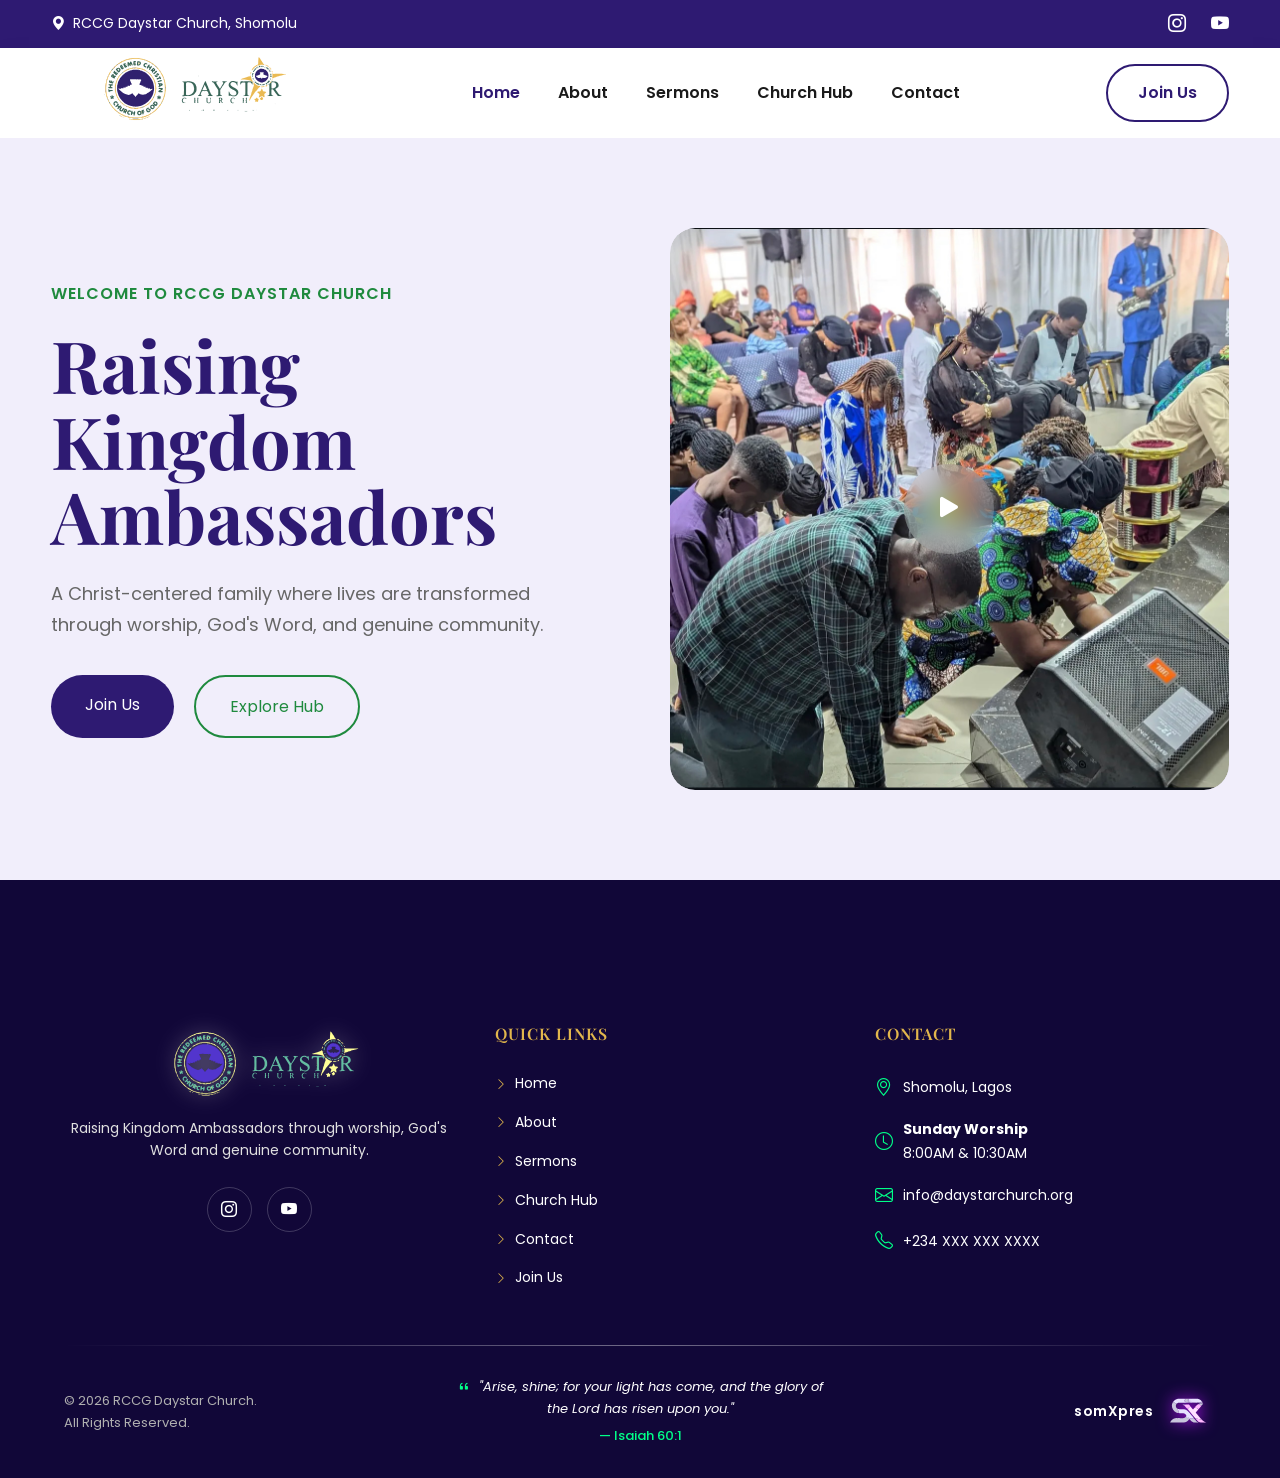
<file: index.html>
<!DOCTYPE html>
<html lang="en">

<head>
     <!-- =========================================
         BASIC META
    ========================================== -->
     <meta charset="UTF-8">
     <meta name="viewport" content="width=device-width, initial-scale=1.0">

     <title>RCCG Daystar Church | Raising Kingdom Ambassadors</title>

     <meta name="description"
          content="Welcome to RCCG Daystar Church. A Christ-centered family where lives are transformed through worship, God's Word and genuine community.">

     <!-- =========================================
         GOOGLE FONTS
    ========================================== -->
     <link rel="preconnect" href="https://fonts.googleapis.com">
     <link rel="preconnect" href="https://fonts.gstatic.com" crossorigin>

     <link href="https://fonts.googleapis.com/css2?family=Playfair+Display:wght@600;700;800&family=Poppins:wght@300;400;500;600;700&display=swap"
          rel="stylesheet">

     <!-- =========================================
         BOOTSTRAP ICONS
    ========================================== -->
     <link rel="stylesheet" href="https://cdn.jsdelivr.net/npm/bootstrap-icons@1.11.3/font/bootstrap-icons.min.css">

     <!-- =========================================
         AOS
    ========================================== -->
     <link rel="stylesheet" href="https://unpkg.com/aos@2.3.4/dist/aos.css">

     <!-- =========================================
         OUR CSS
    ========================================== -->
     <link rel="stylesheet" href="assets/css/variables.css">
     <link rel="stylesheet" href="assets/css/base.css">
     <link rel="stylesheet" href="assets/css/layout.css">
     <link rel="stylesheet" href="assets/css/components.css">
     <link rel="stylesheet" href="assets/css/responsive.css">
</head>

<body>

     <!-- HEADER -->
     <div id="header"></div>

     <section class="hero">

          <div class="container hero-grid">

               <div class="hero-text">

                    <span class="hero-tag">

                         WELCOME TO RCCG DAYSTAR CHURCH

                    </span>

                    <h1>

                         Raising <br>

                         Kingdom <br>

                         Ambassadors

                    </h1>

                    <p>

                         A Christ-centered family where lives are transformed through worship,
                         God's Word, and genuine community.

                    </p>

                    <div class="hero-buttons">

                         <a href="join-us/" class="btn-primary">

                              Join Us

                         </a>

                         <a href="hub/" class="btn-secondary">

                              Explore Hub

                         </a>

                    </div>

               </div>

               <div class="hero-image">

                    <!-- HERO IMAGE -->
                    <img src="assets/img/hero/church-building.jpg" alt="Church" id="heroImage">

                    <!-- PLAY BUTTON -->
                    <button class="play-btn" id="playVideo" data-video="zh6u4HW330g">
                         <i class="bi bi-play-fill"></i>
                    </button>

                    <!-- VIDEO PLAYER MODAL -->
                    <div class="hero-video" id="heroVideo">

                         <button class="close-video" id="closeVideo">
                              <i class="bi bi-x-lg"></i>
                         </button>

                         <!-- WRAPPER ADDED FOR CSS CROPPING -->
                         <div class="yt-crop-container">
                              <iframe id="youtubeVideo" src="" title="Daystar Church Video"
                                   allow="accelerometer; autoplay; clipboard-write; encrypted-media; gyroscope; picture-in-picture"
                                   allowfullscreen>
                              </iframe>
                         </div>

                    </div>

               </div>

     </section>

     <div id="footer"></div>

     <script src="https://unpkg.com/aos@2.3.4/dist/aos.js"></script>
     <script src="assets/js/includes.js"></script>
     <script src="assets/js/main.js"></script>

     <script>
          AOS.init({
               duration: 800,
               once: true
          });
     </script>
</body>

</html>
</file>
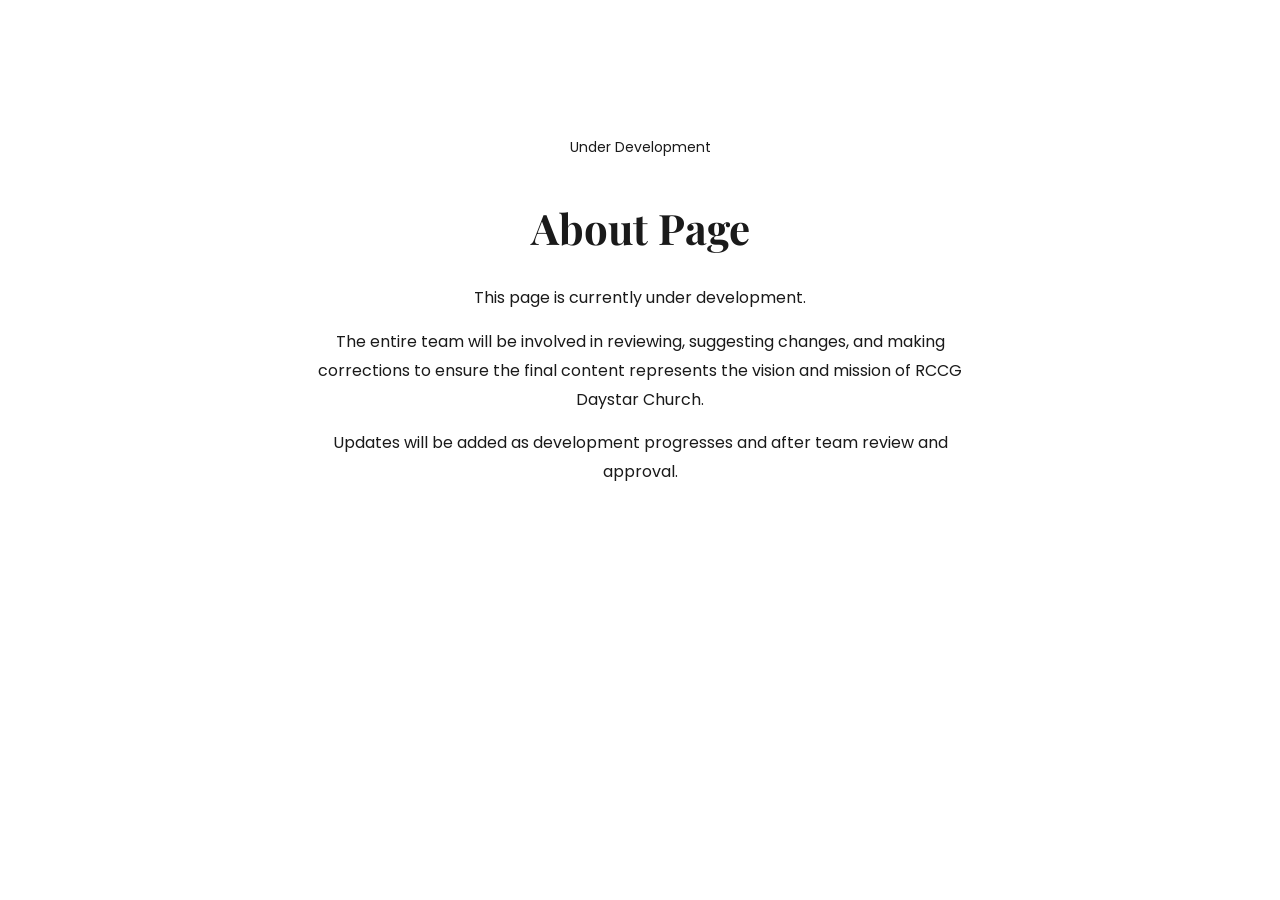
<file: about/index.html>
<!DOCTYPE html>
<html lang="en">

<head>
     <!-- =========================================
         BASIC META
    ========================================== -->
     <meta charset="UTF-8">
     <meta name="viewport" content="width=device-width, initial-scale=1.0">

     <title>About - RCCG Daystar Church</title>

     <link rel="preconnect" href="https://fonts.googleapis.com">
     <link rel="preconnect" href="https://fonts.gstatic.com" crossorigin>

     <link href="https://fonts.googleapis.com/css2?family=Playfair+Display:wght@600;700;800&family=Poppins:wght@300;400;500;600;700&display=swap"
          rel="stylesheet">

     <!-- =========================================
         BOOTSTRAP ICONS
    ========================================== -->
     <link rel="stylesheet" href="https://cdn.jsdelivr.net/npm/bootstrap-icons@1.11.3/font/bootstrap-icons.min.css">

     <!-- =========================================
         AOS
    ========================================== -->
     <link rel="stylesheet" href="https://unpkg.com/aos@2.3.4/dist/aos.css">

     <!-- =========================================
         OUR CSS
    ========================================== -->
     <link rel="stylesheet" href="../assets/css/variables.css">
     <link rel="stylesheet" href="../assets/css/base.css">
     <link rel="stylesheet" href="../assets/css/layout.css">
     <link rel="stylesheet" href="../assets/css/components.css">
     <link rel="stylesheet" href="../assets/css/responsive.css">
</head>

<body>

     <main class="coming-soon">

          <span class="status-badge">
               Under Development
          </span>

          <h1>About Page</h1>

          <p>
               This page is currently under development.
          </p>

          <p>
               The entire team will be involved in reviewing, suggesting changes,
               and making corrections to ensure the final content represents the
               vision and mission of RCCG Daystar Church.
          </p>

          <p>
               Updates will be added as development progresses and after team
               review and approval.
          </p>

     </main>

</body>

</html>
</file>
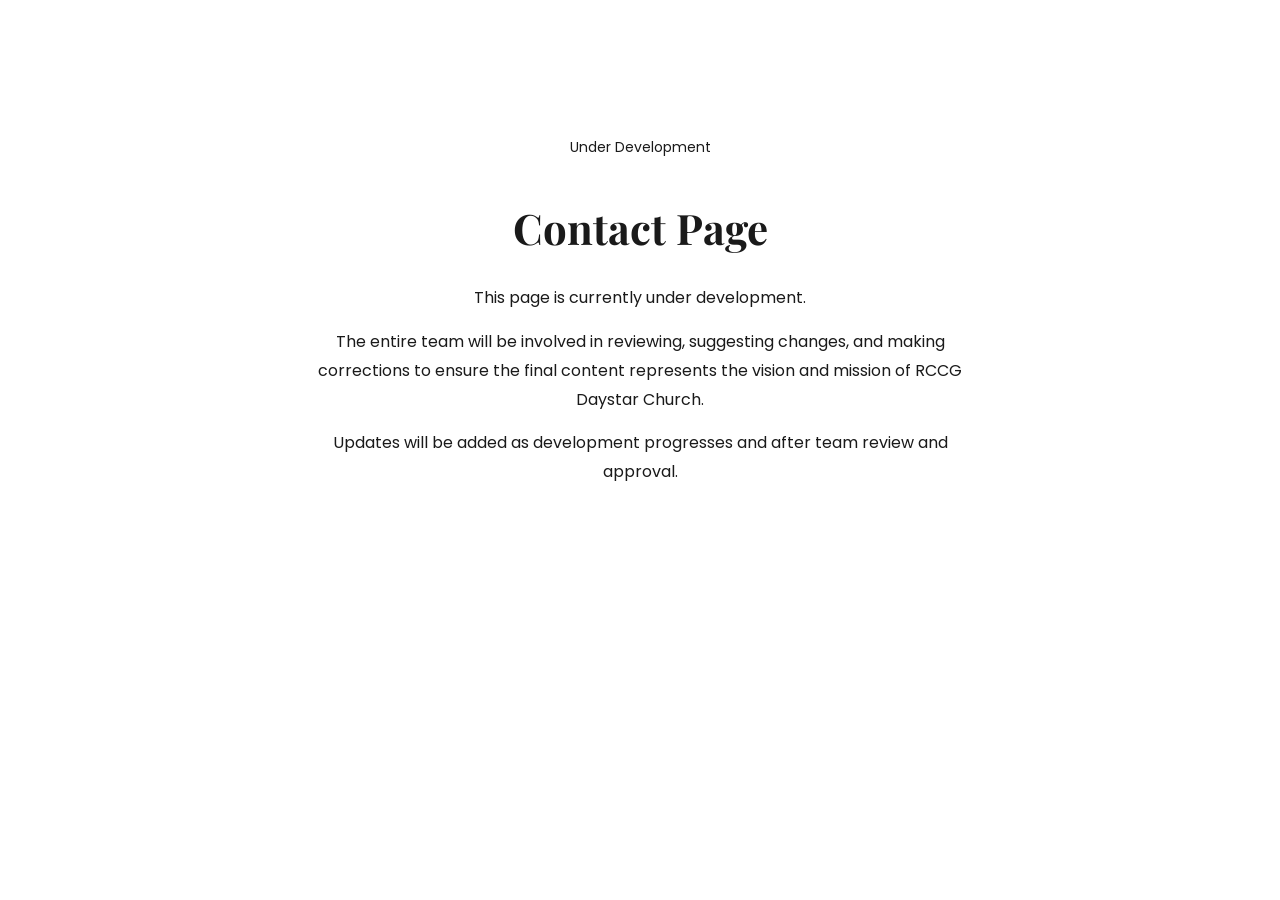
<file: contact/index.html>
<!DOCTYPE html>
<html lang="en">

<head>
     <!-- =========================================
         BASIC META
    ========================================== -->
     <meta charset="UTF-8">
     <meta name="viewport" content="width=device-width, initial-scale=1.0">

     <title>Contact - RCCG Daystar Church</title>

     <link rel="preconnect" href="https://fonts.googleapis.com">
     <link rel="preconnect" href="https://fonts.gstatic.com" crossorigin>

     <link href="https://fonts.googleapis.com/css2?family=Playfair+Display:wght@600;700;800&family=Poppins:wght@300;400;500;600;700&display=swap"
          rel="stylesheet">

     <!-- =========================================
         BOOTSTRAP ICONS
    ========================================== -->
     <link rel="stylesheet" href="https://cdn.jsdelivr.net/npm/bootstrap-icons@1.11.3/font/bootstrap-icons.min.css">

     <!-- =========================================
         AOS
    ========================================== -->
     <link rel="stylesheet" href="https://unpkg.com/aos@2.3.4/dist/aos.css">

     <!-- =========================================
         OUR CSS
    ========================================== -->
     <link rel="stylesheet" href="../assets/css/variables.css">
     <link rel="stylesheet" href="../assets/css/base.css">
     <link rel="stylesheet" href="../assets/css/layout.css">
     <link rel="stylesheet" href="../assets/css/components.css">
     <link rel="stylesheet" href="../assets/css/responsive.css">
</head>

<body>

     <main class="coming-soon">

          <span class="status-badge">
               Under Development
          </span>

          <h1>Contact Page</h1>

          <p>
               This page is currently under development.
          </p>

          <p>
               The entire team will be involved in reviewing, suggesting changes,
               and making corrections to ensure the final content represents the
               vision and mission of RCCG Daystar Church.
          </p>

          <p>
               Updates will be added as development progresses and after team
               review and approval.
          </p>

     </main>

</body>

</html>
</file>
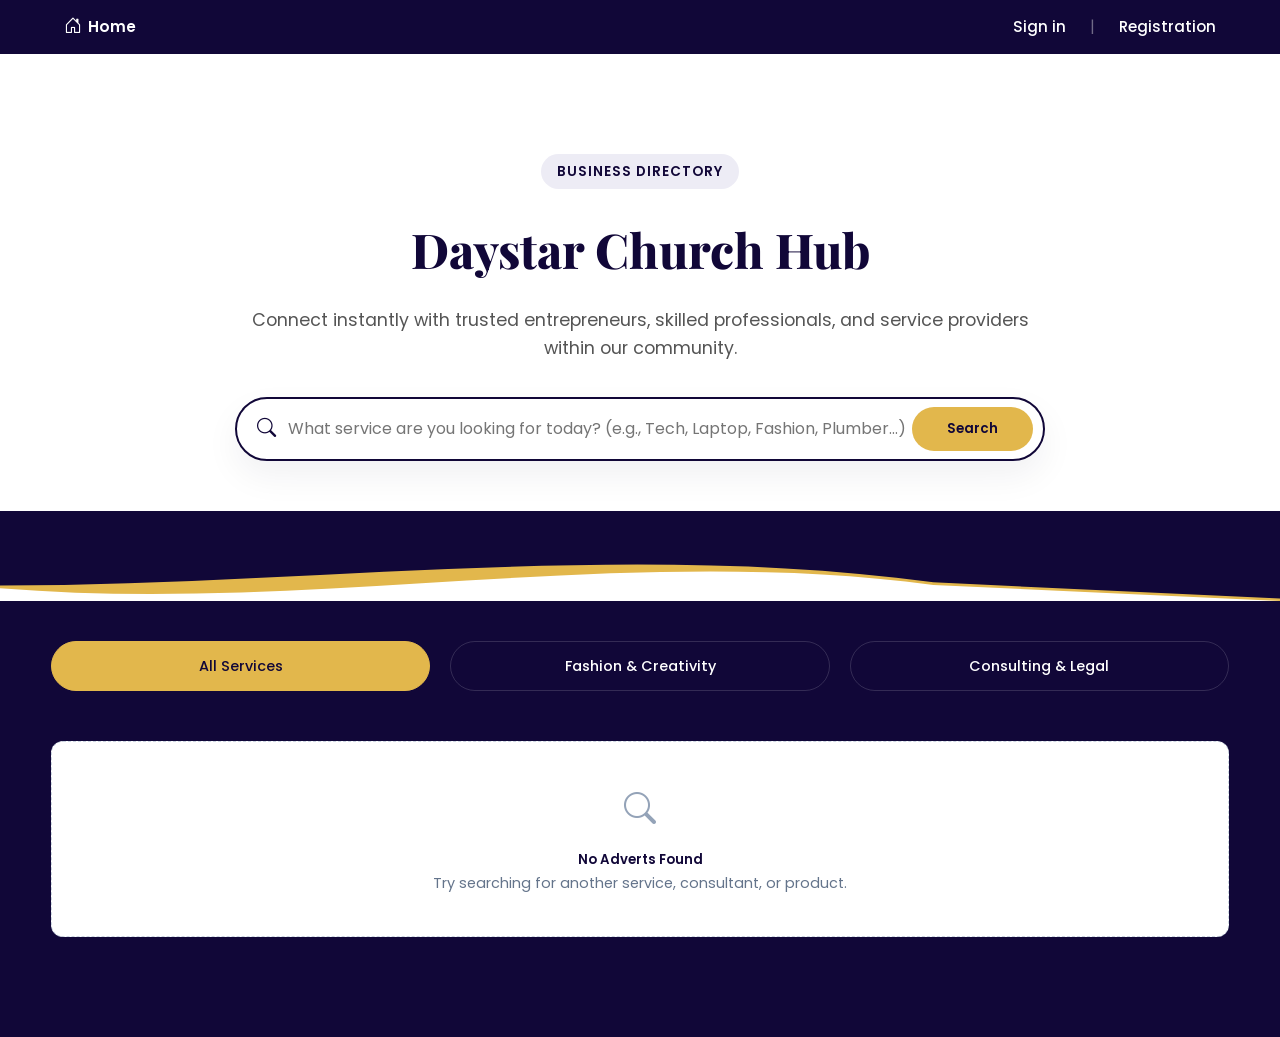
<file: hub/index.html>
<!DOCTYPE html>
<html lang="en">

<head>
    <!-- =========================================
         BASIC META
    ========================================== -->
    <meta charset="UTF-8">
    <meta name="viewport" content="width=device-width, initial-scale=1.0">

    <title>Hub - RCCG Daystar Church</title>

    <link rel="preconnect" href="https://fonts.googleapis.com">
    <link rel="preconnect" href="https://fonts.gstatic.com" crossorigin>

    <link
        href="https://fonts.googleapis.com/css2?family=Playfair+Display:wght@600;700;800&family=Poppins:wght@300;400;500;600;700&display=swap"
        rel="stylesheet">

    <!-- =========================================
         BOOTSTRAP ICONS
    ========================================== -->
    <link rel="stylesheet" href="https://cdn.jsdelivr.net/npm/bootstrap-icons@1.11.3/font/bootstrap-icons.min.css">

    <!-- =========================================
         AOS
    ========================================== -->
    <link rel="stylesheet" href="https://unpkg.com/aos@2.3.4/dist/aos.css">

    <!-- =========================================
         OUR CSS
    ========================================== -->
    <link rel="stylesheet" href="../assets/css/variables.css">
    <link rel="stylesheet" href="../assets/css/base.css">
    <link rel="stylesheet" href="../assets/css/layout.css">
    <link rel="stylesheet" href="../assets/css/components.css">
    <link rel="stylesheet" href="../assets/css/hub.css">
    <link rel="stylesheet" href="../assets/css/responsive.css">
</head>

<body>
    <!-- HUB NAVIGATION HEADER -->
    <header class="hub-header">
        <div class="hub-header-container">
            <!-- Left Side: Simple Home Link -->
            <a href="../index.html" class="hub-logo">
                <i class="bi bi-house-door"></i> Home
            </a>

            <div class="hub-auth-links">
                <!-- VISIBLE WHEN LOGGED OUT -->
                <div id="nav-guest-state" class="nav-state-container">
                    <a href="#" class="auth-link open-signin-flow">Sign in</a>
                    <span class="auth-divider">|</span>
                    <a href="#" class="auth-link open-register-flow">Registration</a>
                </div>

                <!-- VISIBLE WHEN LOGGED IN -->
                <div id="nav-user-state" class="nav-state-container" style="display: none;">
                    <!-- My Adverts Icon -->
                    <a href="adverts.html" class="nav-icon-link" data-tooltip="My Adverts">
                        <i class="bi bi-megaphone"></i>
                    </a>

                    <!-- My Feedback Icon -->
                    <a href="feedback.html" id="nav-feedback-btn" class="nav-icon-link" data-tooltip="My Feedback">
                        <i class="bi bi-chat-square-text"></i>
                    </a>

                    <!-- User Avatar Circle -->
                    <div class="profile-hover-wrapper" data-tooltip="My Profile">
                        <div class="round-avatar-trigger">
                            <i class="bi bi-person"></i>
                        </div>

                        <div class="profile-dropdown-menu">
                            <a href="settings.html" class="dropdown-item">
                                <i class="bi bi-gear"></i> Settings
                            </a>
                            <a href="#" id="auth-logout-btn" class="dropdown-item logout-variant">
                                <i class="bi bi-box-arrow-right"></i> Log out
                            </a>
                        </div>
                    </div>

                    <!-- My Shop Button -->
                    <a href="shop.html" class="btn-my-shop">MY SHOP</a>
                </div>
            </div>
        </div>

        <div id="customToast"
            style="position: fixed; bottom: 20px; right: 20px; background: #110738; color: #fff; padding: 12px 24px; border-radius: 8px; box-shadow: 0 4px 12px rgba(0,0,0,0.15); display: none; z-index: 9999; font-size: 0.9rem;">
            <span id="toastMessage"></span>
        </div>
    </header>

    <!-- SEARCH HERO SECTION -->
    <section class="hub-hero">
        <div class="hub-hero-content" data-aos="fade-up">
            <span class="hub-badge">Business Directory</span>
            <h1>Daystar Church Hub</h1>
            <p>Connect instantly with trusted entrepreneurs, skilled professionals, and service providers within our
                community.</p>

            <!-- Jiji-Style Search Bar Container -->
            <form class="hub-search-box" id="hubSearchForm" action="#" method="GET">
                <div class="search-input-wrapper">
                    <i class="bi bi-search"></i>
                    <input type="text" id="hubSearchInput"
                        placeholder="What service are you looking for today? (e.g., Tech, Laptop, Fashion, Plumber...)">
                </div>
                <button type="submit">Search</button>
            </form>
        </div>

        <!-- Smooth Wave Transition sitting flush along bottom edge -->
        <div class="hub-hero-wave">
            <svg viewBox="0 0 1440 140" fill="none" xmlns="http://www.w3.org/2000/svg" preserveAspectRatio="none">
                <path d="M0,20 C350,-20 700,90 1050,25 L1440,0 L1440,140 L0,140 Z" fill="#e2b74c" />
                <path d="M0,24 C350,24 700,94 1050,29 L1440,4 L1440,140 L0,140 Z" fill="#110738" />
            </svg>
        </div>
    </section>

    <!-- MAIN MARKETPLACE / DIRECTORY BODY -->
    <section class="hub-marketplace">
        <div class="container">

            <!-- Evenly Distributed Category Bar -->
            <div class="hub-categories-stretched" data-aos="fade-up">
                <a href="#" class="cat-pill active">All Services</a>
                <a href="#" class="cat-pill">Fashion & Creativity</a>
                <a href="#" class="cat-pill">Consulting & Legal</a>
            </div>

            <!-- Highly Visual Vendor Showcase Grid -->
            <!-- Dynamic Vendor/Advert Grid -->
            <div class="vendor-grid" id="hubAdvertGrid" data-aos="fade-up" data-aos-delay="100">
                <!-- Dynamic Advert Cards load here via assets/js/hub-adverts.js -->
            </div>

        </div> <!-- /container -->
    </section>

    <!-- STAGE 1: SIGN IN GATEWAY MODAL -->
    <div class="hub-modal-overlay" id="authModal">
        <div class="hub-modal-card">
            <button class="modal-close-btn close-btn">&times;</button>
            <h2 class="modal-title">Sign in</h2>
            <div class="modal-form">
                <div class="input-container">
                    <button type="button" class="btn-primary-auth" id="triggerEmailPhone">E-mail or phone</button>
                </div>
                <p class="modal-switch-text">Don't have an account? <a href="#"
                        class="highlight-link open-register-flow">Registration</a></p>
                <p class="modal-terms">By continuing you agree to the <a href="#">Policy and Rules</a></p>
            </div>
        </div>
    </div>

    <!-- STAGE 2: SIGN IN CREDENTIALS INPUT MODAL -->
    <div class="hub-modal-overlay" id="credentialModal">
        <div class="hub-modal-card credential-card">
            <button class="modal-close-btn close-btn">&times;</button>
            <div class="modal-lang-tabs">
                <span class="lang-tab active">English</span>
            </div>
            <h3 class="form-context-title">Sign in via email or phone</h3>
            <form class="modal-form" id="signin-credentials-form">
                <div class="form-group-field">
                    <input type="text" placeholder="Email or Phone" required>
                </div>
                <div class="form-group-field password-wrapper">
                    <input type="password" class="loginPassword" placeholder="Password" required>
                    <i class="bi bi-eye password-toggle-icon"></i>
                </div>
                <div class="forgot-password-container">
                    <a href="#" class="bold-forgot-link">Forgot your password?</a>
                </div>
                <button type="submit" class="btn-submit-signin">SIGN IN</button>
                <p class="modal-switch-text mt-3">Don't have an account? <a href="#"
                        class="highlight-link open-register-flow">Registration</a></p>
            </form>
        </div>
    </div>

    <!-- STAGE 3: REGISTRATION GATEWAY MODAL -->
    <div class="hub-modal-overlay" id="registerGateModal">
        <div class="hub-modal-card">
            <button class="modal-close-btn close-btn">&times;</button>
            <div class="modal-lang-tabs">
                <span class="lang-tab active">English</span>
            </div>
            <h3 class="form-context-title text-center">Register</h3>
            <div class="modal-form">
                <div class="input-container">
                    <button type="button" class="btn-primary-auth" id="triggerRegisterForm">Register via e-mail or
                        phone</button>
                </div>
                <p class="modal-switch-text">Already have an account? <a href="#"
                        class="highlight-link open-signin-flow">Sign in</a></p>
                <p class="modal-terms">By continuing you agree to the <a href="#">Policy and Rules</a></p>
            </div>
        </div>
    </div>

    <!-- STAGE 4: FULL REGISTRATION FORM MODAL -->
    <div class="hub-modal-overlay" id="registerFormModal">
        <div class="hub-modal-card credential-card modal-scrollable">
            <button class="modal-close-btn close-btn">&times;</button>
            <div class="modal-lang-tabs">
                <span class="lang-tab active">English</span>
            </div>
            <h3 class="form-context-title">Register via email and phone</h3>
            <form class="modal-form" id="register-full-form">
                <div class="form-group-field">
                    <input type="email" placeholder="Enter email" required>
                </div>
                <div class="form-group-field password-wrapper">
                    <input type="password" class="loginPassword" placeholder="Password" required>
                    <i class="bi bi-eye password-toggle-icon"></i>
                </div>
                <small class="field-hint-text">Never disclose your Daystar Hub password to anyone</small>

                <div class="form-group-field mt-2">
                    <input type="text" placeholder="First name" required>
                </div>
                <div class="form-group-field">
                    <input type="text" placeholder="Last name" required>
                </div>
                <div class="form-group-field">
                    <input type="tel" placeholder="Phone (digits only)" pattern="[0-9]+" required>
                </div>

                <!-- Custom Rules Checkbox Component -->
                <div class="checkbox-container">
                    <label class="custom-checkbox-label">
                        <input type="checkbox" required checked>
                        <span class="checkbox-box"><i class="bi bi-check-lg"></i></span>
                        <span class="checkbox-text">I agree with rules</span>
                    </label>
                </div>

                <button type="submit" class="btn-submit-signin active-green">Register</button>
                <p class="modal-switch-text mt-3">Already have an account? <a href="#"
                        class="highlight-link open-signin-flow">Sign in</a></p>
            </form>
        </div>
    </div>

    <!-- Include JavaScript assets -->
    <script src="https://unpkg.com/aos@2.3.4/dist/aos.js"></script>
    <script src="../assets/js/hub.js"></script>
    <script src="../assets/js/hub-adverts.js"></script>

</body>

</html>
</file>
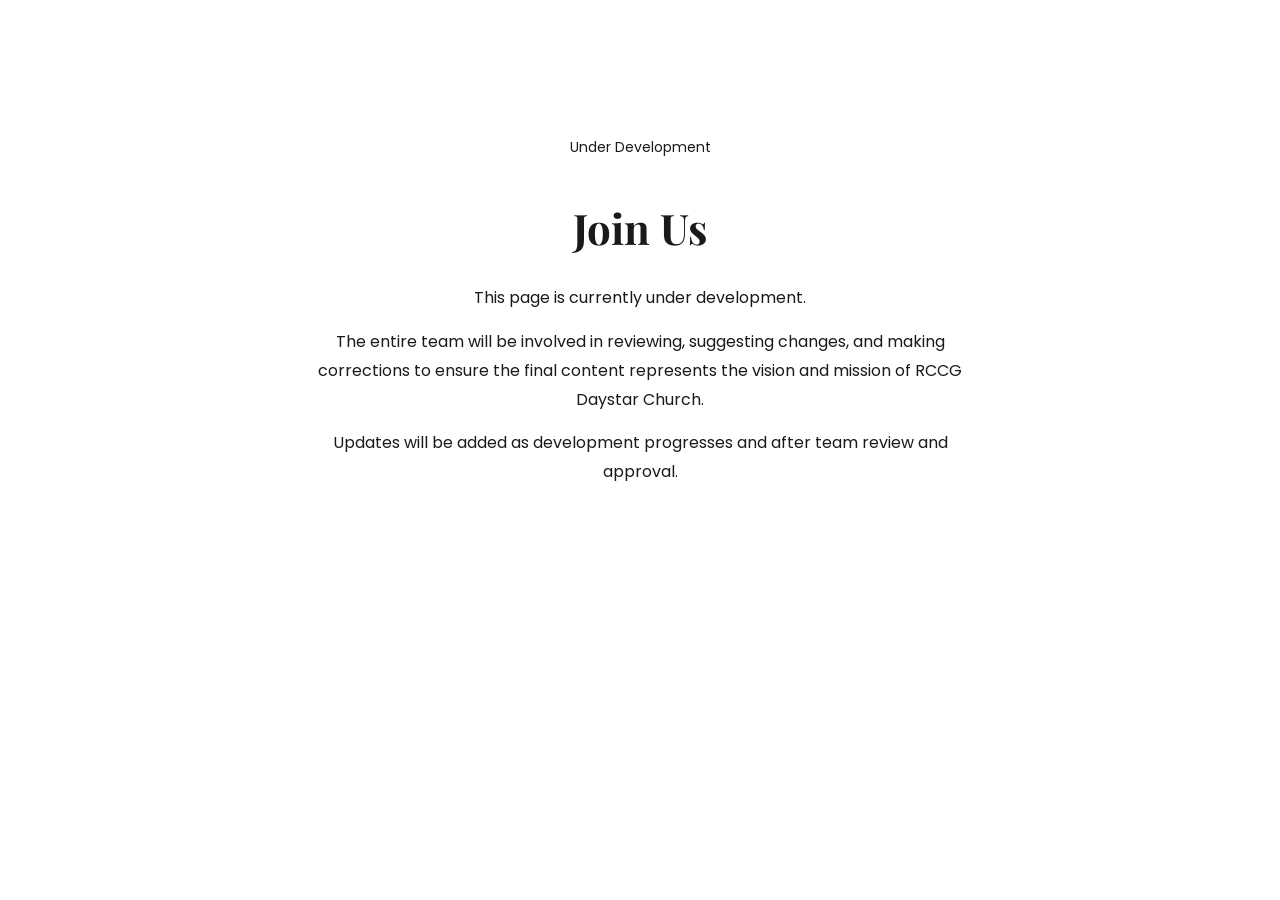
<file: join-us/index.html>
<!DOCTYPE html>
<html lang="en">

<head>
    <!-- =========================================
         BASIC META
    ========================================== -->
    <meta charset="UTF-8">
    <meta name="viewport" content="width=device-width, initial-scale=1.0">

    <title>join-us - RCCG Daystar Church</title>

    <link rel="preconnect" href="https://fonts.googleapis.com">
    <link rel="preconnect" href="https://fonts.gstatic.com" crossorigin>

    <link
        href="https://fonts.googleapis.com/css2?family=Playfair+Display:wght@600;700;800&family=Poppins:wght@300;400;500;600;700&display=swap"
        rel="stylesheet">

    <!-- =========================================
         BOOTSTRAP ICONS
    ========================================== -->
    <link rel="stylesheet" href="https://cdn.jsdelivr.net/npm/bootstrap-icons@1.11.3/font/bootstrap-icons.min.css">

    <!-- =========================================
         AOS
    ========================================== -->
    <link rel="stylesheet" href="https://unpkg.com/aos@2.3.4/dist/aos.css">

    <!-- =========================================
         OUR CSS
    ========================================== -->
    <link rel="stylesheet" href="../assets/css/variables.css">
    <link rel="stylesheet" href="../assets/css/base.css">
    <link rel="stylesheet" href="../assets/css/layout.css">
    <link rel="stylesheet" href="../assets/css/components.css">
    <link rel="stylesheet" href="../assets/css/responsive.css">
</head>

<body>

    <main class="coming-soon">

        <span class="status-badge">
            Under Development
        </span>

        <h1>Join Us</h1>

        <p>
            This page is currently under development.
        </p>

        <p>
            The entire team will be involved in reviewing, suggesting changes,
            and making corrections to ensure the final content represents the
            vision and mission of RCCG Daystar Church.
        </p>

        <p>
            Updates will be added as development progresses and after team
            review and approval.
        </p>

    </main>

</body>

</html>
</file>
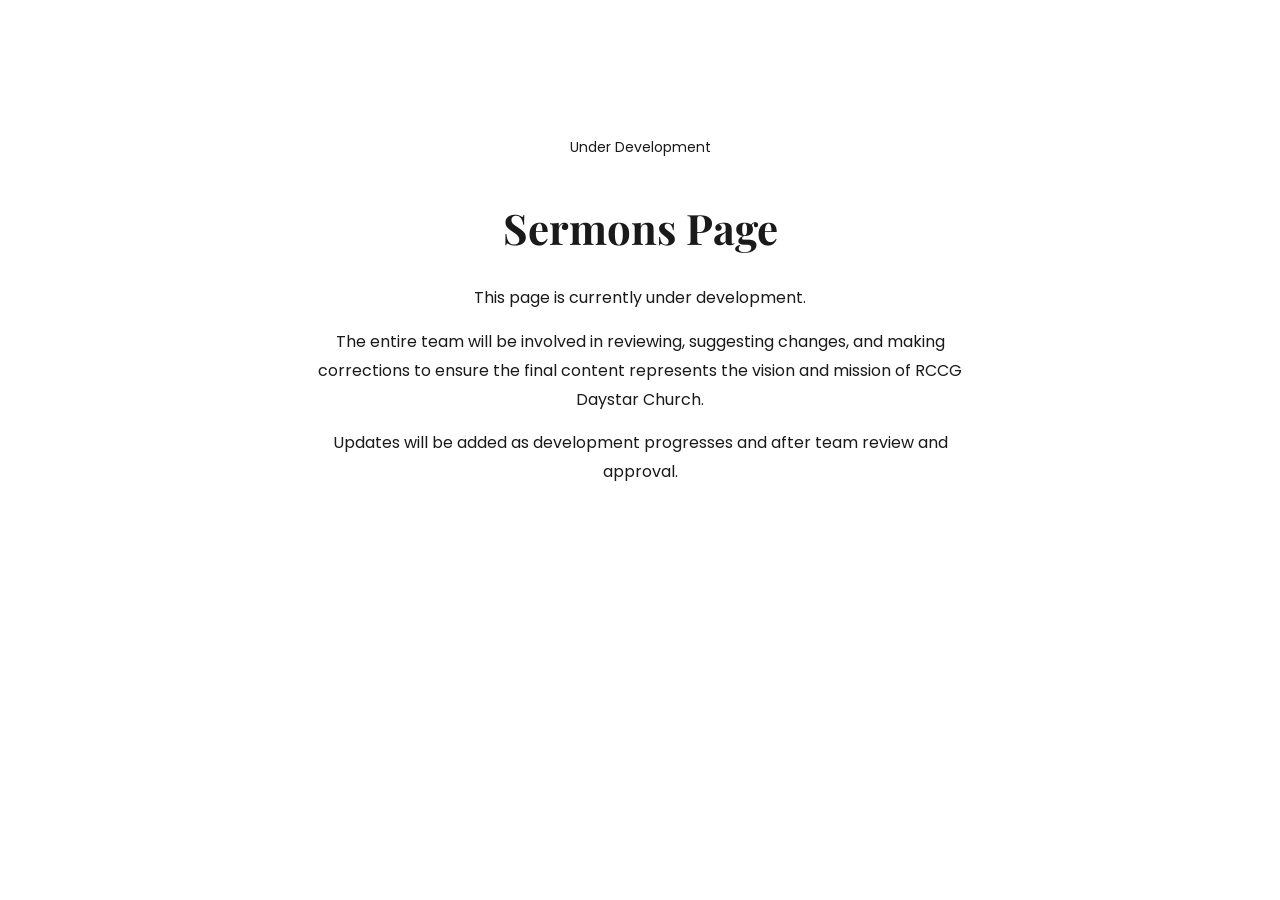
<file: sermons/index.html>
<!DOCTYPE html>
<html lang="en">

<head>
    <!-- =========================================
         BASIC META
    ========================================== -->
    <meta charset="UTF-8">
    <meta name="viewport" content="width=device-width, initial-scale=1.0">

    <title>Sermons - RCCG Daystar Church</title>

    <link rel="preconnect" href="https://fonts.googleapis.com">
    <link rel="preconnect" href="https://fonts.gstatic.com" crossorigin>

    <link
        href="https://fonts.googleapis.com/css2?family=Playfair+Display:wght@600;700;800&family=Poppins:wght@300;400;500;600;700&display=swap"
        rel="stylesheet">

    <!-- =========================================
         BOOTSTRAP ICONS
    ========================================== -->
    <link rel="stylesheet" href="https://cdn.jsdelivr.net/npm/bootstrap-icons@1.11.3/font/bootstrap-icons.min.css">

    <!-- =========================================
         AOS
    ========================================== -->
    <link rel="stylesheet" href="https://unpkg.com/aos@2.3.4/dist/aos.css">

    <!-- =========================================
         OUR CSS
    ========================================== -->
    <link rel="stylesheet" href="../assets/css/variables.css">
    <link rel="stylesheet" href="../assets/css/base.css">
    <link rel="stylesheet" href="../assets/css/layout.css">
    <link rel="stylesheet" href="../assets/css/components.css">
    <link rel="stylesheet" href="../assets/css/responsive.css">
</head>

<body>

    <main class="coming-soon">

        <span class="status-badge">
            Under Development
        </span>

        <h1>Sermons Page</h1>

        <p>
            This page is currently under development.
        </p>

        <p>
            The entire team will be involved in reviewing, suggesting changes,
            and making corrections to ensure the final content represents the
            vision and mission of RCCG Daystar Church.
        </p>

        <p>
            Updates will be added as development progresses and after team
            review and approval.
        </p>

    </main>

</body>

</html>
</file>
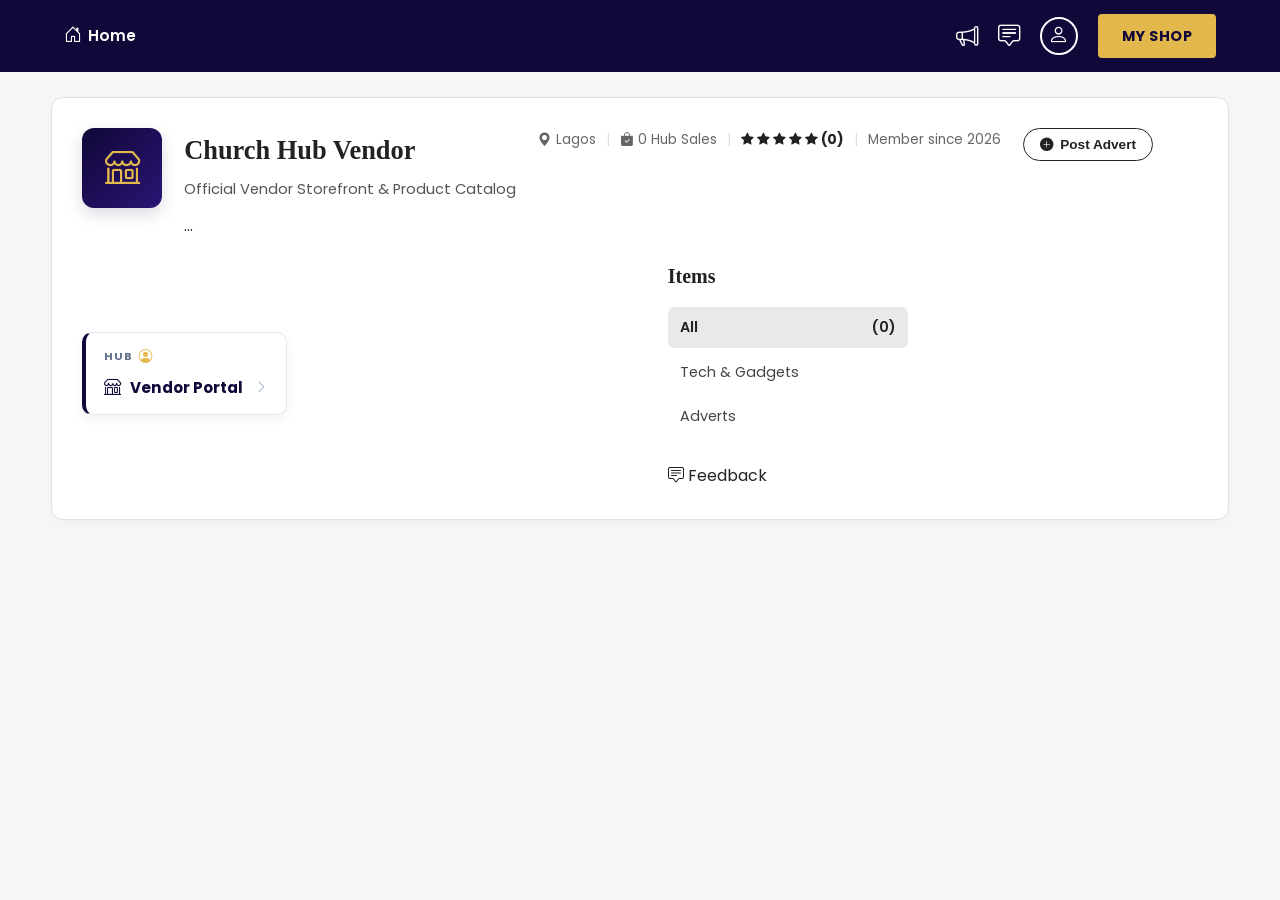
<file: hub/adverts.html>
<!DOCTYPE html>
<html lang="en">

<head>
    <meta charset="UTF-8">
    <meta name="viewport" content="width=device-width, initial-scale=1.0">
    <title>Vendor Shop Adverts - Daystar Church Hub</title>

    <link rel="preconnect" href="https://fonts.googleapis.com">
    <link rel="preconnect" href="https://fonts.gstatic.com" crossorigin>
    <link href="https://fonts.googleapis.com/css2?family=Poppins:wght@300;400;500;600;700&display=swap"
        rel="stylesheet">
    <link rel="stylesheet" href="https://cdn.jsdelivr.net/npm/bootstrap-icons@1.11.3/font/bootstrap-icons.min.css">

    <link rel="stylesheet" href="../assets/css/variables.css">
    <link rel="stylesheet" href="../assets/css/base.css">
    <link rel="stylesheet" href="../assets/css/layout.css">
    <link rel="stylesheet" href="../assets/css/hub.css">
    <link rel="stylesheet" href="../assets/css/adverts.css">
</head>

<body class="adverts-page-body">
    <!-- NAVBAR -->
    <div data-include-header="hub-includes/header.html"></div>

    <main class="adverts-wrapper container">
        <!-- ETSY-STYLE VENDOR PROFILE HERO BANNER -->
        <div class="shop-hero-card">
            <div class="shop-hero-main">
                <div class="shop-logo-box">
                    <i class="bi bi-shop"></i>
                </div>
                <div class="shop-details-box">
                    <h1 class="shop-title" id="displayShopTitle">Church Hub Vendor</h1>
                    <p class="shop-tagline" id="displayShopTagline">Official Vendor Storefront & Product Catalog</p>
                    ...
                </div>

                <!-- DYNAMIC METADATA ROW -->
                <div class="shop-meta-row">
                    <span><i class="bi bi-geo-alt-fill text-gold"></i> <span
                            id="displayShopLocation">Lagos</span></span>
                    <span class="meta-divider">|</span>
                    <span><i class="bi bi-bag-check-fill text-gold"></i> <span id="displayShopSales">0 Hub
                            Sales</span></span>
                    <span class="meta-divider">|</span>
                    <span class="rating-stars">
                        <i class="bi bi-star-fill"></i>
                        <i class="bi bi-star-fill"></i>
                        <i class="bi bi-star-fill"></i>
                        <i class="bi bi-star-fill"></i>
                        <i class="bi bi-star-fill"></i>
                        <strong id="displayShopReviews">(0)</strong>
                    </span>
                    <span class="meta-divider">|</span>
                    <span>Member since <span id="displayMemberSince">2026</span></span>
                </div>

                <div class="shop-actions-row">
                    <button type="button" class="btn-shop-outline" id="toggleAdFormBtn">
                        <i class="bi bi-plus-circle-fill"></i> Post Advert
                    </button>
                </div>
            </div>

            <!-- DYNAMIC INTERACTIVE SHOP OWNER BADGE -->
            <div class="shop-owner-badge" onclick="handleShopOwnerRouting()"
                style="display: inline-flex; flex-direction: column; align-items: flex-start; background: #ffffff; border: 1px solid #e2e8f0; border-left: 4px solid #110738; padding: 12px 18px; border-radius: 10px; box-shadow: 0 4px 12px rgba(0,0,0,0.06); cursor: pointer; user-select: none; transition: transform 0.2s ease, box-shadow 0.2s ease; position: relative; z-index: 10;">

                <div style="display: flex; align-items: center; gap: 6px; margin-bottom: 4px;">
                    <span
                        style="font-size: 0.7rem; font-weight: 700; letter-spacing: 0.8px; color: #64748b; text-transform: uppercase;">hub</span>
                    <i class="bi bi-person-circle" style="font-size: 0.85rem; color: #e2b74c;"></i>
                </div>

                <div style="display: flex; align-items: center; gap: 8px;">
                    <i class="bi bi-shop" style="font-size: 1.1rem; color: #110738;"></i>
                    <span id="displayOwnerName" style="font-weight: 700; color: #110738; font-size: 0.95rem;">Vendor
                        Portal</span>
                    <i class="bi bi-chevron-right" style="font-size: 0.8rem; color: #94a3b8; margin-left: 4px;"></i>
                </div>
            </div>

            <!-- UPLOAD FORM MODAL / CARD -->
            <div class="upload-ad-card" id="uploadAdFormCard" style="display: none;">
                <div class="card-form-header">
                    <h3><i class="bi bi-megaphone-fill text-gold"></i> Post Advert</h3>
                    <p>Upload up to 4 images and listing details to share on Church Hub.</p>
                </div>

                <form id="createAdvertForm">
                    <div class="form-group-custom">
                        <label>Advert / Offer Title *</label>
                        <input type="text" id="adTitle" placeholder="e.g., iPhone Screen Replacement & Repairs"
                            required>
                    </div>

                    <div class="form-grid-2">
                        <div class="form-group-custom">
                            <label>Service Category *</label>
                            <select id="adCategory" required>
                                <option value="" disabled selected>Select Category</option>
                                <option value="Tech Support & Devices">Tech Support & Devices</option>
                                <option value="Fashion & Creativity">Fashion & Creativity</option>
                                <option value="Maintenance Services">Maintenance & Plumbing</option>
                                <option value="Catering & Events">Catering & Events</option>
                            </select>
                        </div>

                        <div class="form-group-custom">
                            <label>Price / Starting Rate (Optional)</label>
                            <input type="text" id="adPrice" placeholder="e.g., ₦15,000 or Contact for Price">
                        </div>
                    </div>

                    <div class="form-group-custom">
                        <label>Advert Description *</label>
                        <textarea id="adDesc" rows="3" placeholder="Describe the deal, offer, or service features..."
                            required></textarea>
                    </div>

                    <div class="form-group-custom">
                        <label>Upload Banner / Product Images (Max 4) *</label>
                        <div class="custom-file-dropzone" id="dropzoneArea">
                            <i class="bi bi-cloud-arrow-up-fill dropzone-icon"></i>
                            <div class="dropzone-text"><strong>Click or drag images here</strong> (Max 4 images)
                            </div>
                            <span class="dropzone-sub">PNG, JPG, or WEBP</span>
                            <input type="file" id="adImageInput" accept="image/*" multiple required>
                        </div>

                        <div class="image-preview-grid" id="imagePreviewContainer"></div>
                    </div>

                    <div class="form-actions-row">
                        <button type="button" class="btn-cancel-ad" id="cancelAdFormBtn">Cancel</button>
                        <button type="submit" class="btn-submit-ad"><i class="bi bi-send-fill"></i> Publish
                            Advert</button>
                    </div>
                </form>
            </div>

            <!-- MAIN MARKETPLACE LAYOUT (SIDEBAR + ADVERTS) -->
            <div class="marketplace-body-layout">

                <!-- LEFT SIDEBAR -->
                <aside class="shop-sidebar">
                    <h3 class="sidebar-heading">Items</h3>

                    <ul class="sidebar-category-list">
                        <li class="active"><a href="#">All <span id="catCountAll">(0)</span></a></li>
                        <li><a href="#">Tech & Gadgets</a></li>
                        <li><a href="adverts.html">Adverts</a></li>
                    </ul>
                    <a href="feedback.html" class="sidebar-menu-item active">
                        <i class="bi bi-chat-square-text"></i>
                        <span>Feedback</span>
                    </a>
                </aside>

                <!-- RIGHT ITEMS CONTENT GRID -->
                <section class="shop-items-section">
                    <!-- ADVERTS GRID CONTAINER -->
                    <div class="adverts-grid" id="vendorAdvertsGrid"></div>
                </section>

            </div>

    </main>

    <script src="../assets/js/hub.js"></script>
    <script src="../assets/js/adverts.js"></script>
    <script src="../assets/js/hub-adverts.js"></script>
    <script src="../assets/js/header.js"></script>
    <script src="../assets/js/shop.js"></script>
</body>

</html>
</file>
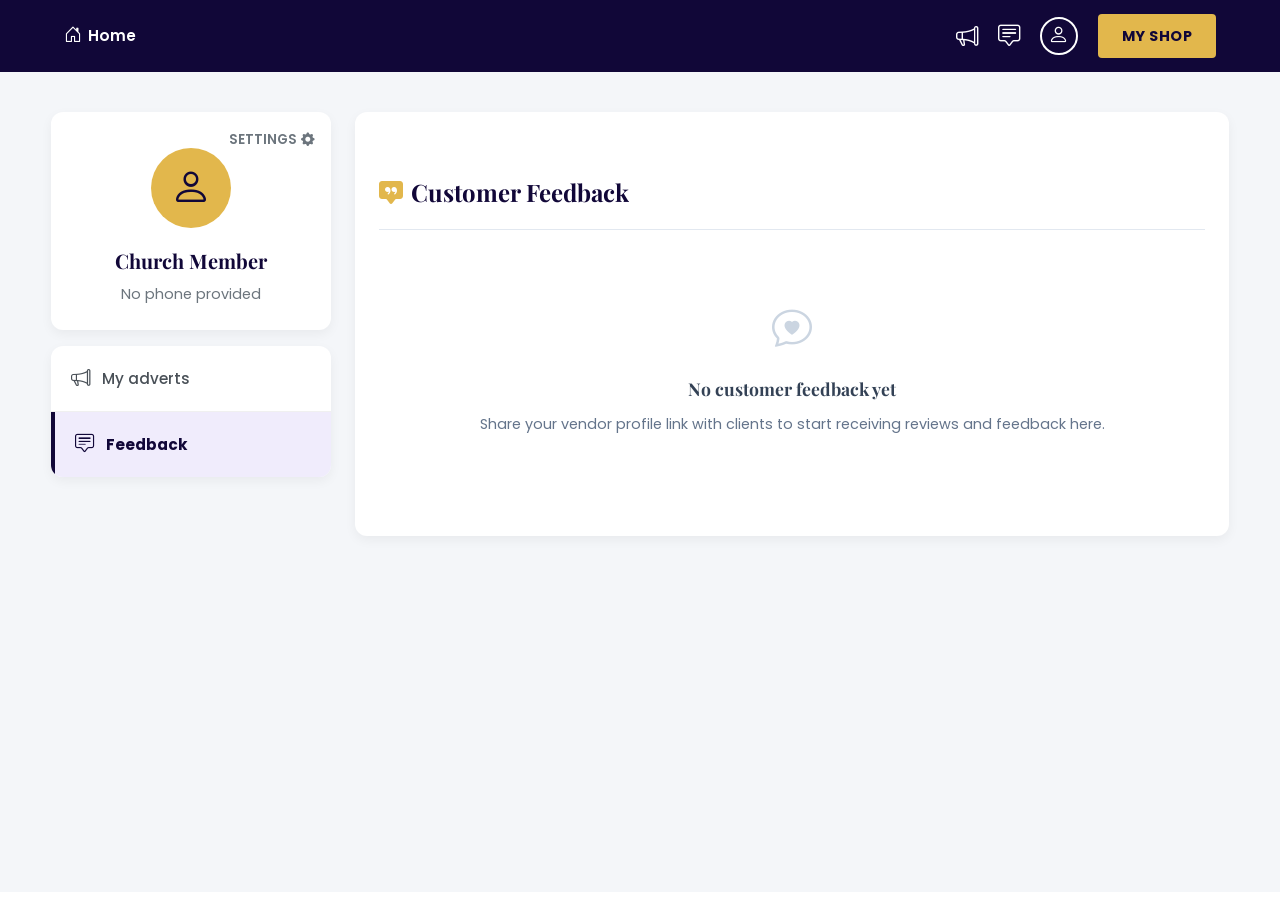
<file: hub/feedback.html>
<!DOCTYPE html>
<html lang="en">

<head>
    <meta charset="UTF-8">
    <meta name="viewport" content="width=device-width, initial-scale=1.0">
    <title>My Feedback - RCCG Daystar Church Hub</title>

    <!-- Google Fonts & Bootstrap Icons -->
    <link rel="preconnect" href="https://fonts.googleapis.com">
    <link rel="preconnect" href="https://fonts.gstatic.com" crossorigin>
    <link
        href="https://fonts.googleapis.com/css2?family=Playfair+Display:wght@600;700;800&family=Poppins:wght@300;400;500;600;700&display=swap"
        rel="stylesheet">
    <link rel="stylesheet" href="https://cdn.jsdelivr.net/npm/bootstrap-icons@1.11.3/font/bootstrap-icons.min.css">

    <!-- Project Stylesheets -->
    <link rel="stylesheet" href="../assets/css/variables.css">
    <link rel="stylesheet" href="../assets/css/base.css">
    <link rel="stylesheet" href="../assets/css/layout.css">
    <link rel="stylesheet" href="../assets/css/components.css">
    <link rel="stylesheet" href="../assets/css/hub.css">
    <link rel="stylesheet" href="../assets/css/feedback.css">
    <link rel="stylesheet" href="../assets/css/responsive.css">
</head>

<body>
    <!-- HEADER NAVBAR -->
    <div data-include-header="hub-includes/header.html"></div>

    <!-- DASHBOARD SECTION -->
    <section class="profile-dashboard-section">
        <div class="container">
            <div class="dashboard-grid">

                <!-- LEFT SIDEBAR -->
                <aside class="profile-sidebar">
                    <!-- User Info Box -->
                    <div class="user-info-card">
                        <a href="settings.html" class="sidebar-settings-link">
                            SETTINGS <i class="bi bi-gear-fill"></i>
                        </a>
                        <div class="user-avatar-circle">
                            <i class="bi bi-person"></i>
                        </div>
                        <h3 class="user-display-name" id="profileDisplayName">Loading...</h3>
                        <!-- CHANGE FROM hardcoded phone to an ID -->
                        <p class="user-phone-number" id="profileDisplayPhone">Loading...</p>
                    </div>

                    <!-- Clean Sidebar Menu (Only My Adverts & Feedback) -->
                    <nav class="sidebar-nav-card">
                        <a href="adverts.html" class="sidebar-menu-item">
                            <i class="bi bi-megaphone"></i>
                            <span>My adverts</span>
                        </a>
                        <a href="feedback.html" class="sidebar-menu-item active">
                            <i class="bi bi-chat-square-text"></i>
                            <span>Feedback</span>
                        </a>
                    </nav>
                </aside>

                <!-- RIGHT CONTENT AREA (EMPTY FEEDBACK STATE) -->
                <main class="feedback-content-card">
                    <div class="feedback-empty-icon">
                        <i class="bi bi-chat-heart"></i>
                    </div>
                    <h2 class="empty-feedback-title">There are no Feedback yet.</h2>
                    <p class="empty-feedback-desc">
                        Ask your customers to leave feedback about you. Copy the link and send it to them.
                    </p>
                    <button type="button" class="btn-copy-link" id="copyFeedbackBtn">
                        <i class="bi bi-link-45deg"></i> Copy my link
                    </button>
                </main>

            </div>
        </div>
    </section>

    <script src="../assets/js/feedback.js"></script>
    <script src="../assets/js/hub.js"></script>
    <script src="../assets/js/header.js"></script>
    <!-- Quick Copy Link Script -->
    <script>
        document.getElementById('copyFeedbackBtn').addEventListener('click', function () {
            navigator.clipboard.writeText(window.location.href);
            const btn = this;
            const originalText = btn.innerHTML;
            btn.innerHTML = '<i class="bi bi-check2"></i> Copied!';
            setTimeout(() => {
                btn.innerHTML = originalText;
            }, 2000);
        });
    </script>
</body>

</html>
</file>
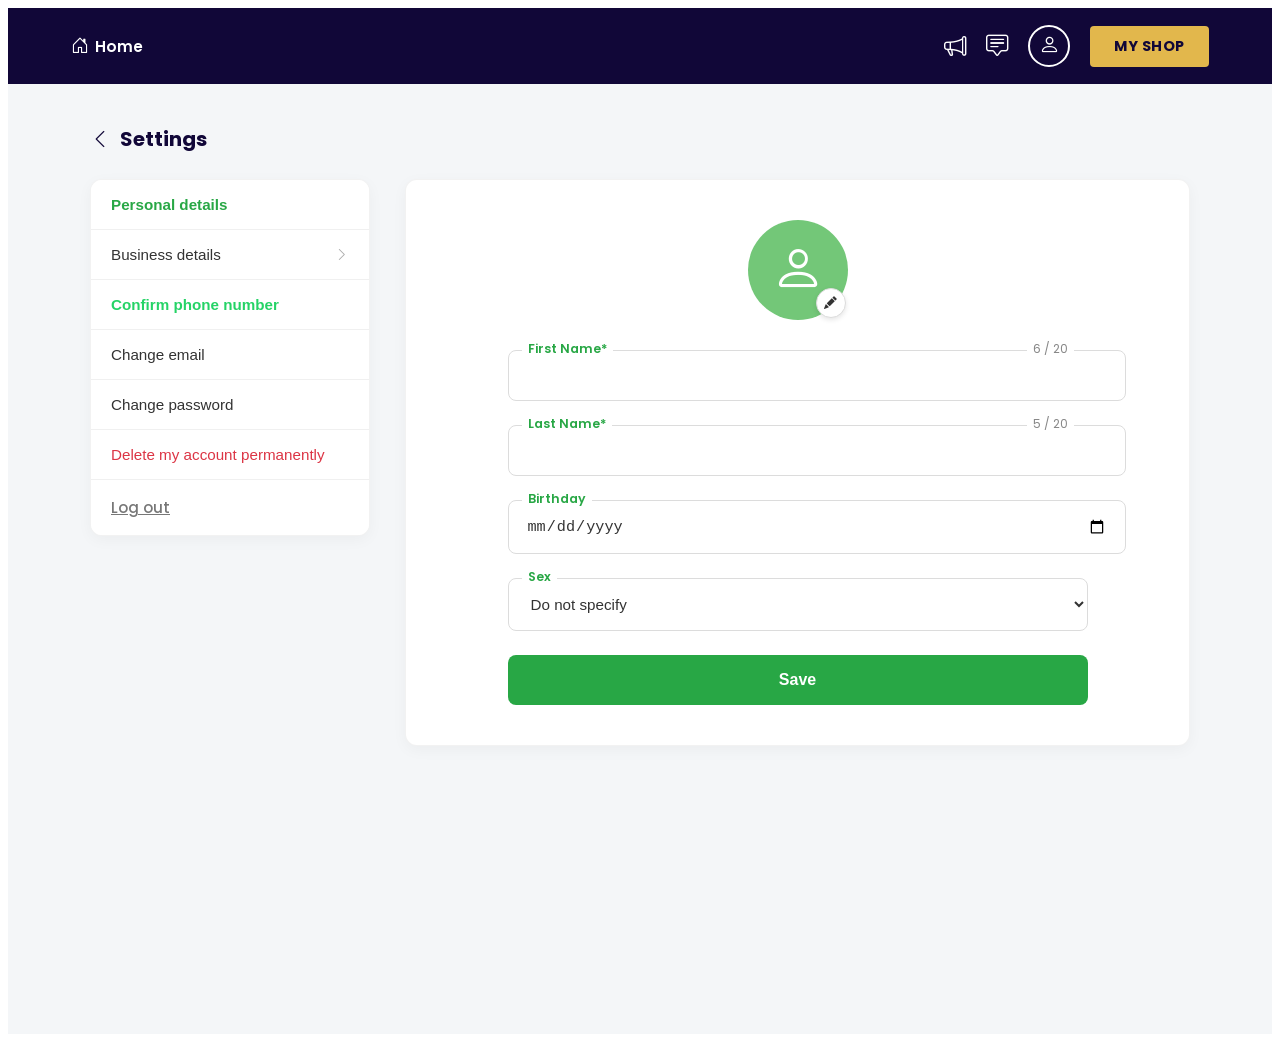
<file: hub/settings.html>
<!DOCTYPE html>
<html lang="en">

<head>
    <meta charset="UTF-8">
    <meta name="viewport" content="width=device-width, initial-scale=1.0">
    <title>Settings - RCCG Daystar Hub</title>

    <link rel="preconnect" href="https://fonts.googleapis.com">
    <link rel="preconnect" href="https://fonts.gstatic.com" crossorigin>
    <link href="https://fonts.googleapis.com/css2?family=Poppins:wght@300;400;500;600;700&display=swap"
        rel="stylesheet">

    <!-- BOOTSTRAP ICONS -->
    <link rel="stylesheet" href="https://cdn.jsdelivr.net/npm/bootstrap-icons@1.11.3/font/bootstrap-icons.min.css">

    <!-- CSS -->
    <link rel="stylesheet" href="../assets/css/hub.css">
    <link rel="stylesheet" href="../assets/css/settings.css">
</head>

<body>

    <!-- HEADER BAR -->
    <div data-include-header="hub-includes/header.html"></div>

    <!-- FULL SETTINGS PAGE WRAPPER (GREY SECONDARY BACKGROUND) -->
    <main class="settings-page-wrapper">
        <div class="settings-container">

            <!-- Back to Hub Button -->
            <div class="settings-top-bar">
                <a href="index.html" class="back-to-hub-btn">
                    <i class="bi bi-chevron-left"></i> Settings
                </a>
            </div>

            <!-- Two-Column Layout -->
            <div class="settings-layout-grid">

                <!-- LEFT SIDEBAR -->
                <aside class="settings-sidebar-card">
                    <button class="settings-tab-btn active" data-tab="personal-tab">
                        Personal details
                    </button>
                    <button class="settings-tab-btn" data-tab="business-tab">
                        Business details <i class="bi bi-chevron-right"></i>
                    </button>
                    <button class="settings-tab-btn" data-tab="confirm-phone-tab"
                        style="color: #25D366; font-weight: 600;">
                        Confirm phone number
                    </button>
                    <button class="settings-tab-btn" data-tab="change-email-tab">
                        Change email
                    </button>
                    <button class="settings-tab-btn" data-tab="change-password-tab">
                        Change password
                    </button>
                    <button class="settings-tab-btn text-danger" data-tab="delete-account-tab">
                        Delete my account permanently
                    </button>
                    <a href="index.html" class="settings-tab-btn" style="color: #777777;">
                        Log out
                    </a>
                </aside>

                <!-- RIGHT CONTENT CARD -->
                <section class="settings-content-card">

                    <!-- TAB 1: PERSONAL DETAILS -->
                    <div id="personal-tab" class="settings-tab-content active">
                        <div class="profile-avatar-wrapper">
                            <div class="avatar-circle-display">
                                <i class="bi bi-person"></i>
                                <button class="avatar-edit-badge" title="Change Avatar">
                                    <i class="bi bi-pencil-fill"></i>
                                </button>
                            </div>
                        </div>

                        <form id="personal-form">
                            <div class="floating-input-group">
                                <label>First Name*</label>
                                <input type="text" id="settingsFirstName" required maxlength="20">
                                <span class="char-count">6 / 20</span>
                            </div>

                            <div class="floating-input-group">
                                <label>Last Name*</label>
                                <input type="text" id="settingsLastName" required maxlength="20">
                                <span class="char-count">5 / 20</span>
                            </div>

                            <div class="floating-input-group">
                                <label>Birthday</label>
                                <input type="date">
                            </div>

                            <div class="floating-input-group">
                                <label>Sex</label>
                                <select>
                                    <option value="Do not specify" selected>Do not specify</option>
                                    <option value="Male">Male</option>
                                    <option value="Female">Female</option>
                                </select>
                            </div>

                            <button type="submit" class="btn-save-action" id="saveProfileBtn">Save</button>
                        </form>
                    </div>

                    <!-- TAB 2: BUSINESS DETAILS -->
                    <div id="business-tab" class="settings-tab-content">
                        <form id="business-form">
                            <div class="floating-input-group">
                                <label>Business Name</label>
                                <input type="text" placeholder="e.g. Adukeade Fashion House" required>
                            </div>

                            <div class="floating-input-group">
                                <label>About Company</label>
                                <textarea rows="4" placeholder="Brief description of your services..."
                                    required></textarea>
                            </div>

                            <div class="floating-input-group">
                                <label>WhatsApp Direct Number</label>
                                <input type="tel" placeholder="08012345678" required>
                            </div>

                            <div class="floating-input-group">
                                <label>Social Handles</label>
                                <input type="text" placeholder="Instagram / Facebook link">
                            </div>

                            <button type="submit" class="btn-save-action">Save Business Details</button>
                        </form>
                    </div>

                    <!-- TAB 3: CONFIRM PHONE -->
                    <div id="confirm-phone-tab" class="settings-tab-content">
                        <div class="phone-confirm-container">
                            <h3 class="phone-confirm-title">
                                We need to ensure that your new number is correct 📲
                            </h3>
                            <p class="phone-confirm-desc">
                                Click below to receive your verification code directly via WhatsApp for
                                <strong>07061425461</strong>
                            </p>

                            <button type="button" class="btn-confirm-whatsapp" id="btn-whatsapp-code">
                                <i class="bi bi-whatsapp" style="font-size: 1.2rem;"></i> Confirm via WhatsApp
                            </button>
                        </div>
                    </div>

                    <!-- TAB 4: CHANGE EMAIL -->
                    <div id="change-email-tab" class="settings-tab-content">
                        <div class="floating-input-group">
                            <label>Email Address</label>
                            <input type="email" id="settingsEmailInput">
                        </div>
                        <button type="button" class="btn-save-action" id="updateEmailBtn">Update Email</button>
                    </div>

                    <!-- TAB 5: CHANGE PASSWORD -->
                    <div id="change-password-tab" class="settings-tab-content">
                        <div class="floating-input-group">
                            <label>Current Password</label>
                            <input type="password">
                        </div>
                        <div class="floating-input-group">
                            <label>New Password</label>
                            <input type="password">
                        </div>
                        <button type="button" class="btn-save-action">Update Password</button>
                    </div>

                    <!-- TAB 6: DELETE ACCOUNT -->
                    <div id="delete-account-tab" class="settings-tab-content">
                        <h3 style="color: #dc3545; margin-bottom: 10px;">Delete Account</h3>
                        <p style="color: #666; margin-bottom: 20px;">This action is permanent and will remove all your
                            active adverts and feedback.</p>
                        <button type="button" class="btn-save-action" style="background: #dc3545;">Permanently Delete
                            Account</button>
                    </div>

                </section>
            </div>
        </div>
    </main>

    <!-- ADMIN REVIEW NOTIFICATION MODAL -->
    <div id="reviewNoticeModal" class="custom-modal-backdrop">
        <div class="notice-card">
            <div class="notice-icon-box">
                <i class="bi bi-clock-history"></i>
            </div>
            <h4 style="color: #110738; font-weight: 700; margin-bottom: 8px;">Under Review</h4>
            <p style="color: #666; font-size: 0.9rem; line-height: 1.5; margin-bottom: 20px;">
                Your requested update will undergo a thorough security and verification process by our admin team before
                changes are published to the Hub.
            </p>
            <button type="button" id="close-notice-btn" class="btn-save-action" style="width: 100%; margin: 0;">Got
                it!</button>
        </div>
    </div>

    <!-- JS EXTERNAL FILE -->
    <script src="../assets/js/settings.js"></script>
    <script src="../assets/js/hub.js"></script>
    <script src="../assets/js/header.js"></script>
</body>

</html>
</file>
<file: assets/css/variables.css>
/* ==========================================
   RCCG DAYSTAR CHURCH DESIGN SYSTEM
========================================== */

:root {

    /* Primary Colors */

    --primary-green: #1F8A3E;

    --secondary-purple: #2E1A72;

    --accent-gold: #F4B400;

    --light-lavender: #F1EEFB;

    --soft-green: #E8F3EA;

    --white: #FFFFFF;

    --dark: #1A1A1A;

    --grey: #666666;

    /* Shadows */

    --shadow-sm: 0 5px 15px rgba(0, 0, 0, .08);

    --shadow-lg: 0 20px 40px rgba(0, 0, 0, .12);

    /* Border Radius */

    --radius-sm: 8px;

    --radius-md: 18px;

    --radius-lg: 50px;

    /* Transition */

    --transition: .35s ease;

}
</file>
<file: assets/css/base.css>
/* ==========================================
   RESET
========================================== */

* {
    margin: 0;
    padding: 0;
    box-sizing: border-box;
}

/* ==========================================
   BODY
========================================== */

body {
    font-family: 'Poppins', sans-serif;
    background: var(--white);
    color: var(--dark);
    line-height: 1.7;
}

/* ==========================================
   LINKS
========================================== */

a {
    text-decoration: none;
    color: inherit;
}

/* ==========================================
   IMAGES
========================================== */

img {
    display: block;
    max-width: 100%;
    height: auto;
}

/* ==========================================
   LISTS
========================================== */

ul {

    list-style: none;

}

/* ==========================================
   CONTAINER
========================================== */

.container {
    width: min(1180px, 92%);
    margin: auto;
}

/* ==========================================
   HEADINGS
========================================== */

h1,
h2,
h3,
h4 {
    font-family: 'Playfair Display', serif;
}
</file>
<file: assets/css/layout.css>
/* ==========================================
   TOP BAR
========================================== */

.topbar {
    background: var(--secondary-purple);
    color: #fff;
    font-size: 14px;
}

.topbar-wrapper {
    display: flex;
    justify-content: space-between;
    align-items: center;
    min-height: 48px;
}

.topbar-left,
.topbar-right {
    display: flex;
    align-items: center;
    gap: 25px;
}

.topbar-left span {
    display: flex;
    align-items: center;
    gap: 8px;
}

.topbar-right a {
    color: #fff;
    font-size: 18px;
    transition: .3s;
}

.topbar-right a:hover {
    color: var(--accent-gold);
}


/* ==========================================
   NAVBAR
========================================== */

.navbar {
    background: #fff;
    box-shadow: 0 5px 18px rgba(0, 0, 0, .08);
}

.nav-wrapper {

    display: flex;
    justify-content: space-between;
    align-items: center;

    height: 90px;

}

/* LOGO */

.logo {

    display: flex;
    align-items: center;
}

.logo img {

    height: 95px;
    width: auto;
}

/* NAV LINKS */

.nav-links {

    display: flex;
    align-items: center;
    gap: 38px;

    list-style: none;
}

.nav-links a {

    color: var(--dark);
    font-weight: 600;
    transition: .3s;
}

.nav-links a:hover,
.nav-links .active {

    color: var(--secondary-purple);
}

/* BUTTON */

.join-btn {

    padding: 13px 30px;

    border-radius: 50px;

    border: 2px solid var(--secondary-purple);

    color: var(--secondary-purple);

    font-weight: 600;

    transition: .35s;
}

.join-btn:hover {

    background: var(--secondary-purple);

    color: #fff;
}

/* ==========================================
   HAMBURGER MENU BUTTON
========================================== */

.nav-toggle {
    display: none;
    /* Hidden on desktop */
    background: none;
    border: none;
    cursor: pointer;
    font-size: 30px;
    color: var(--primary-color);
    padding: 8px;
}


/* ==========================================
   HERO
========================================== */

.hero {

    padding: 90px 0;

    background: var(--light-lavender);
}

.hero-grid {

    display: grid;

    grid-template-columns: 1fr 1fr;

    align-items: center;

    gap: 60px;
}

.hero-tag {

    display: inline-block;

    color: var(--primary-green);

    font-weight: 600;

    letter-spacing: 1px;

    margin-bottom: 20px;
}

.hero h1 {

    font-size: 72px;

    line-height: 1.05;

    color: var(--secondary-purple);

    margin-bottom: 25px;
}

.hero p {

    font-size: 18px;

    color: var(--grey);

    max-width: 540px;

    margin-bottom: 35px;
}

.hero-buttons {

    display: flex;

    gap: 20px;
}

.hero-image img {

    width: 100%;

    border-radius: 25px;

    box-shadow: var(--shadow-lg);
}

/* ==========================================================================
   UPDATED GLOBAL FOOTER LAYOUT
   ========================================================================== */
.footer {
    position: relative;
    background: radial-gradient(circle at 80% 80%, #2a167a 0%, #110738 100%);
    color: #ffffff;
    padding: 60px 0 30px 0;
    font-family: 'Poppins', sans-serif;
    overflow: hidden;
}

.footer .container {
    width: 90%;
    max-width: 1200px;
    margin: 0 auto;
}

/* ==========================================================================
   FOOTER TOP: 3-COLUMN LAYOUT
   ========================================================================== */
.footer-top {
    display: flex;
    flex-wrap: wrap;
    justify-content: space-between;
    gap: 40px;
    padding-bottom: 40px;
}

/* Column Dimensions */
.footer-about {
    flex: 1 1 300px;
}

.footer-links,
.footer-contact {
    flex: 1 1 250px;
}

/* --- CONTROL: Church Logo Styling (Brightened) --- */
.footer-logo {
    max-width: 280px;
    height: auto;
    margin-bottom: 20px;
    display: block;

    /* This combination injects artificial brightness and a clean white backlight */
    filter: brightness(1.8) contrast(1.1) drop-shadow(0px 0px 12px rgba(255, 255, 255, 0.4));
}

.footer-tagline {
    font-size: 14px;
    line-height: 1.6;
    color: #e0e0e0;
    margin-bottom: 25px;
}

/* Social Buttons - Balanced for Instagram & YouTube */
.footer-social {
    display: flex;
    gap: 15px;
}

.footer-social a {
    display: flex;
    align-items: center;
    justify-content: center;
    width: 45px;
    height: 45px;
    border: 1px solid rgba(255, 255, 255, 0.2);
    border-radius: 50%;
    color: #ffffff;
    text-decoration: none;
    transition: all 0.3s ease;
}

.footer-social a:hover {
    background-color: rgba(255, 255, 255, 0.1);
    border-color: #ffffff;
}

/* Link List Styling */
.footer-links h3,
.footer-contact h3 {
    color: #e2b74c;
    /* Gold header text accent */
    font-size: 16px;
    text-transform: uppercase;
    letter-spacing: 1px;
    margin-bottom: 25px;
    font-weight: 600;
}

.footer-links ul,
.footer-contact ul {
    list-style: none;
    padding: 0;
    margin: 0;
}

.footer-links li,
.footer-contact li {
    margin-bottom: 15px;
    font-size: 14px;
    display: flex;
    align-items: center;
    gap: 10px;
}

.footer-links a {
    color: #ffffff;
    text-decoration: none;
    display: flex;
    align-items: center;
    gap: 8px;
    transition: color 0.2s;
}

.footer-links a i {
    color: #e2b74c;
    font-size: 12px;
}

.footer-links a:hover {
    color: #e2b74c;
}

/* Contact Specific Alignment */
.footer-contact li i {
    color: #00ff88;
    /* Green icons matching your mock design */
    font-size: 18px;
}

.footer-contact div {
    display: flex;
    flex-direction: column;
}

/* Horizontal Partition Divider Rule */
.footer-divider {
    border: 0;
    height: 1px;
    background: linear-gradient(to right, rgba(255, 255, 255, 0), rgba(255, 255, 255, 0.4) 50%, rgba(255, 255, 255, 0));
    margin: 0 0 30px 0;
}

/* ==========================================================================
   REVISED SMOOTH WAVE FOOTER ARCHITECTURE
   ========================================================================== */
.footer {
    position: relative;
    background: #110738;
    /* Core dark purple theme */
    color: #ffffff;
    padding: 140px 0 30px 0;
    /* Extra space so text sits below the wave */
    font-family: 'Poppins', sans-serif;
}

/* The SVG Wave Container Wrapper */
.footer-top-wave {
    position: absolute;
    top: -69px;
    /* Pulls the wave block up to sit perfectly on top of the footer line */
    left: 0;
    width: 100%;
    height: 70px;
    /* Cropped container height removes the extra purple blocks */
    overflow: hidden;
    line-height: 0;
    z-index: 1;
}

.footer-top-wave svg {
    position: relative;
    display: block;
    width: 100%;
    height: 100%;
}

/* Keeps container content layered securely above the background waves */
.footer .container {
    position: relative;
    z-index: 10;
    width: 90%;
    max-width: 1200px;
    margin: 0 auto;
}

/* ==========================================================================
   FOOTER BOTTOM: ROW ALIGNMENT & BRAND SIZING
   ========================================================================== */
.footer-bottom {
    display: flex;
    flex-wrap: wrap;
    justify-content: space-between;
    align-items: center;
    gap: 20px;
    font-size: 13px;
    color: #b0b0b0;
}

.footer-bottom>div {
    flex: 1 1 250px;
}

.footer-copy {
    text-align: left;
}

/* Central Quote Scripture Pillar */
.footer-scripture {
    text-align: center;
    max-width: 450px;
}

.footer-scripture p {
    color: #ffffff;
    font-style: italic;
    margin: 0 0 5px 0;
}

.footer-scripture i {
    color: #00ff88;
    margin-right: 5px;
}

.scripture-ref {
    color: #00ff88;
    font-weight: 500;
}

/* --- CONTROL: SomXpress Custom Branding Section --- */
.footer-powered {
    display: flex;
    align-items: center;
    justify-content: flex-end;
    gap: 8px;
    /* Spaces the text and graphic beautifully */
}

.footer-powered .sx-text {
    font-size: 14px;
    font-weight: 600;
    color: #ffffff;
    letter-spacing: 0.5px;
}

.sx-branding-logo {
    width: 55px;
    height: auto;
    display: inline-block;

    /* This forces the dark shapes to turn light and injects a bright violet backlight */
    filter: invert(0.2) brightness(2.5) contrast(1.5) drop-shadow(0px 0px 8px #bc13fe);
}

/* Responsive breakpoint handling for small mobile layouts */
@media (max-width: 768px) {

    .footer-top,
    .footer-bottom {
        flex-direction: column;
        text-align: center;
    }

    .footer-copy,
    .footer-powered {
        text-align: center;
        justify-content: center;
    }

    .footer-contact li {
        justify-content: center;
    }
}

/* ==================================
   Coming Soon / Development Pages
================================== */

.coming-soon {
    min-height: 70vh;
    display: flex;
    flex-direction: column;
    justify-content: center;
    align-items: center;
    text-align: center;
    padding: 60px 20px;
}

.coming-soon h1 {
    font-size: 42px;
    margin-bottom: 20px;
}

.coming-soon p {
    max-width: 650px;
    line-height: 1.8;
    margin-bottom: 15px;
}


/* Development Status Badge */

.status-badge {
    display: inline-block;
    padding: 8px 18px;
    border-radius: 30px;
    font-size: 14px;
    margin-bottom: 25px;
}
</file>
<file: assets/css/components.css>
.btn-primary {

    display: inline-block;

    background: var(--secondary-purple);

    color: #fff;

    padding: 16px 34px;

    border-radius: 50px;

    transition: .3s;
}

.btn-primary:hover {

    background: var(--primary-green);
}

.btn-secondary {

    display: inline-block;

    padding: 16px 34px;

    border: 2px solid var(--primary-green);

    color: var(--primary-green);

    border-radius: 50px;

    transition: .3s;
}

.btn-secondary:hover {

    background: var(--primary-green);

    color: #fff;
}

/*=========================================
    HERO VIDEO PLAYER
=========================================*/

.hero-image {
    position: relative;
    overflow: hidden;
    border-radius: 25px;
}

.hero-image img {
    width: 100%;
    display: block;
    transition: .5s ease;
}

/* Play Button */

.play-btn {
    position: absolute;
    top: 50%;
    left: 50%;
    transform: translate(-50%, -50%);
    width: 90px;
    height: 90px;
    border: none;
    border-radius: 50%;
    cursor: pointer;

    background: rgba(255, 255, 255, .25);
    backdrop-filter: blur(12px);

    color: #fff;
    font-size: 36px;

    display: flex;
    justify-content: center;
    align-items: center;

    transition: .35s;
    z-index: 20;

    box-shadow: 0 0 35px rgba(255, 255, 255, .35);
}

.play-btn:hover {

    transform: translate(-50%, -50%) scale(1.1);

    background: rgba(255, 255, 255, .35);
}

/* VIDEO */

.hero-video {

    position: absolute;

    inset: 0;

    opacity: 0;

    visibility: hidden;

    transition: .5s ease;

    z-index: 15;
}

.hero-video iframe {

    width: 100%;

    height: 100%;

    border: none;

    border-radius: 25px;
}

/* SHOW VIDEO */

.hero-video.show {

    opacity: 1;

    visibility: visible;
}

/* Hide image while playing */

.hero-image.playing img {

    opacity: 0;
}

.hero-image.playing .play-btn {

    opacity: 0;

    pointer-events: none;
}

/* Close Button */

.close-video {

    position: absolute;

    top: 15px;

    right: 15px;

    width: 45px;

    height: 45px;

    border: none;

    border-radius: 50%;

    cursor: pointer;

    color: #fff;

    background: rgba(0, 0, 0, .55);

    backdrop-filter: blur(10px);

    z-index: 50;

    transition: .3s;
}

.close-video:hover {

    background: #ff2b2b;
}

/* YouTube UI Cropper Wrapper */
.yt-crop-container {
    position: relative;
    width: 100%;
    height: 100%;
    overflow: hidden;
    border-radius: 16px;
}

/* Enlarges the iframe to push YouTube header/footer outside the box */
.yt-crop-container iframe {
    position: absolute;
    top: -60px;
    left: -2px;
    width: 100%;
    height: calc(100% + 120px);
    border: none;
}
</file>
<file: assets/css/responsive.css>
/* =====================================================
   TABLET & MOBILE DEVICES (992px and below)
===================================================== */
@media (max-width: 992px) {

    /* ----------------------------
       Navigation & Layout Adjustments
    ---------------------------- */
    .nav-wrapper {
        display: flex;
        justify-content: space-between;
        align-items: center;
        position: relative;
    }

    /* Completely hide the big desktop button layout */
    .join-btn {
        display: none !important;
    }

    /* Position the 3 lines cleanly on the far right side */
    .nav-toggle {
        display: block !important;
        font-size: 28px;
        background: none;
        border: none;
        cursor: pointer;
        z-index: 1001;
        /* Keeps the toggle on top of the menu */
    }

    /* Transform menu into a clean right-side purple drawer */
    .nav-links {
        display: flex !important;
        flex-direction: column;
        align-items: flex-start;
        gap: 25px;

        position: fixed;
        top: 0;
        right: -300px;
        /* Hidden off-screen to the right by default */
        width: 280px;
        height: 100vh;

        background: #3b2273;
        /* Your brand's deep purple background style */
        padding: 100px 30px 40px 30px;
        box-shadow: -5px 0 25px rgba(0, 0, 0, 0.15);
        transition: cubic-bezier(0.4, 0, 0.2, 1) 0.4s;
        z-index: 1000;
    }

    /* Smooth Slide-in Effect when clicked */
    .nav-links.active {
        right: 0;
    }

    /* Make standard menu text links clean white */
    .nav-links li {
        width: 100%;
    }

    .nav-links li a {
        color: #ffffff !important;
        font-size: 18px;
        font-weight: 500;
        display: block;
        width: 100%;
        padding: 8px 0;
        border-bottom: 1px solid rgba(255, 255, 255, 0.1);
    }

    /* Active link indication inside purple drawer */
    .nav-links li a.active {
        color: #22c55e !important;
        /* Standout green accent */
    }

    /* Style the new mobile menu 'Join Us' link button layout */
    .mobile-only-join {
        display: block;
        width: 100%;
        text-align: center;
        margin-top: 15px;
    }

    /* Notice the long name below — this is the secret sauce that wins the color fight! */
    .nav-links li a.mobile-join-link {
        display: inline-block !important;
        background: #ffffff !important;
        color: #3b2273 !important;
        /* Forces text to purple */
        padding: 12px 30px;
        border-radius: 50px;
        font-weight: 700;
        width: 90%;
        border-bottom: none !important;
    }

    /* ----------------------------
       Top Bar
    ---------------------------- */
    .topbar-left {
        flex-direction: column;
        align-items: flex-start;
        gap: 10px;
    }

    /* ----------------------------
       Hero Section
    ---------------------------- */
    .hero-grid {
        grid-template-columns: 1fr;
    }

    .hero h1 {
        font-size: 48px;
    }
}

/* =====================================================
   DESKTOP ONLY CODE LAYER (993px and above)
===================================================== */
@media (min-width: 993px) {

    /* Hide the mobile item variant completely when rendering wide screens */
    .mobile-only-join {
        display: none !important;
    }
}

/* ----------------------------
       Footer
    ---------------------------- */

.footer-grid {
    grid-template-columns: 1fr;
    gap: 45px;
}

.footer-bottom-content {
    flex-direction: column;
    text-align: center;
}

.footer-logo {
    margin: auto;
}

.footer-about {
    text-align: center;
}

.footer-social {
    justify-content: center;
}

/* =====================================================
   MOBILE DEVICES (600px and below)
===================================================== */

@media (max-width:600px) {

    /* ----------------------------
       Footer
    ---------------------------- */

    .footer {
        text-align: center;
    }

    .footer h3::after {
        margin: auto;
        margin-top: 10px;
    }

    .footer ul li {
        justify-content: center;
    }

    .footer-signature {
        justify-content: center;
    }

}
</file>
<file: assets/css/hub.css>
/* ==========================================================================
   DAYSTAR HUB - NAVIGATION HEADER (SOLID PURPLE BAR)
   ========================================================================== */
.hub-header {
    background-color: #110738 !important;
    padding: 12px 0;
    width: 100%;
    position: relative;
    z-index: 1000;
    border-bottom: none !important;
}

.hub-header-container {
    width: 90%;
    max-width: 1200px;
    margin: 0 auto;
    display: flex !important;
    flex-direction: row !important;
    justify-content: space-between !important;
    align-items: center !important;
}

.hub-logo {
    color: #ffffff !important;
    text-decoration: none;
    font-weight: 600;
    font-family: 'Poppins', sans-serif;
    display: flex;
    align-items: center;
    gap: 6px;
    font-size: 0.95rem;
    transition: color 0.2s ease;
}

.hub-logo i {
    font-size: 1.1rem;
    color: #ffffff !important;
}

.hub-logo:hover {
    color: #e2b74c !important;
}

.hub-logo:hover i {
    color: #e2b74c !important;
}

.hub-auth-links {
    display: flex !important;
    flex-direction: row !important;
    align-items: center !important;
    gap: 8px;
    font-family: 'Poppins', sans-serif;
    font-size: 0.95rem;
}

.auth-link {
    color: #ffffff !important;
    text-decoration: none;
    font-weight: 500;
    transition: color 0.2s ease;
}

.auth-link:hover {
    color: #e2b74c !important;
}

.auth-divider {
    color: rgba(255, 255, 255, 0.4);
    margin: 0 4px;
    user-select: none;
}

/* ==========================================================================
   AUTHENTICATED USER STATE NAVIGATION & TOOLTIPS
   ========================================================================== */
.nav-state-container {
    display: flex;
    align-items: center;
    gap: 20px;
}

.nav-icon-link {
    color: #ffffff !important;
    font-size: 1.4rem;
    text-decoration: none;
    display: flex;
    align-items: center;
    justify-content: center;
    transition: color 0.2s ease, transform 0.2s ease;
}

.nav-icon-link:hover {
    color: #e2b74c !important;
    transform: scale(1.1);
}

.btn-my-shop {
    background: #e2b74c;
    color: #110738;
    text-decoration: none;
    padding: 10px 24px;
    border-radius: 4px;
    font-weight: 700;
    font-family: 'Poppins', sans-serif;
    font-size: 0.9rem;
    letter-spacing: 0.5px;
    transition: all 0.2s ease;
}

.btn-my-shop:hover {
    background: #ffffff;
    color: #110738;
}

.profile-hover-wrapper {
    position: relative;
    padding: 5px 0;
}

.round-avatar-trigger {
    width: 38px;
    height: 38px;
    border: 2px solid #ffffff !important;
    border-radius: 50%;
    display: flex;
    align-items: center;
    justify-content: center;
    cursor: pointer;
    transition: all 0.2s ease;
    background: transparent;
}

.round-avatar-trigger i {
    font-size: 1.3rem;
    color: #ffffff !important;
    line-height: 1;
}

.profile-hover-wrapper:hover .round-avatar-trigger {
    border-color: #e2b74c !important;
    background-color: #e2b74c !important;
}

.profile-hover-wrapper:hover .round-avatar-trigger i {
    color: #110738 !important;
}

.profile-dropdown-menu {
    position: absolute;
    top: 100%;
    right: 0;
    background: #ffffff;
    min-width: 160px;
    border-radius: 4px;
    box-shadow: 0 10px 25px rgba(17, 7, 56, 0.18);
    border: 1px solid rgba(17, 7, 56, 0.08);
    padding: 6px 0;
    display: none;
    z-index: 2001;
}

.profile-hover-wrapper:hover .profile-dropdown-menu {
    display: block;
}

.dropdown-item {
    display: flex;
    align-items: center;
    gap: 12px;
    padding: 12px 20px;
    color: #333333;
    text-decoration: none;
    font-family: 'Poppins', sans-serif;
    font-size: 0.95rem;
    font-weight: 500;
    transition: background 0.2s ease, color 0.2s ease;
}

.dropdown-item:hover {
    background: rgba(17, 7, 56, 0.04);
    color: #110738;
}

.dropdown-item i {
    font-size: 1rem;
    width: 16px;
    color: #7a8b99;
}

.dropdown-item.logout-variant:hover {
    background: rgba(220, 53, 69, 0.06);
    color: #dc3545;
}

.dropdown-item.logout-variant:hover i {
    color: #dc3545;
}

[data-tooltip] {
    position: relative;
}

[data-tooltip]::after {
    content: attr(data-tooltip);
    position: absolute;
    top: 125%;
    left: 50%;
    transform: translateX(-50%);
    background-color: #b8860b;
    color: #ffffff;
    font-size: 11px;
    font-weight: 600;
    padding: 5px 9px;
    border-radius: 4px;
    white-space: nowrap;
    opacity: 0;
    visibility: hidden;
    transition: opacity 0.2s ease-in-out, visibility 0.2s ease-in-out;
    pointer-events: none;
    z-index: 2002;
    box-shadow: 0 4px 10px rgba(0, 0, 0, 0.25);
}

[data-tooltip]:hover::after {
    opacity: 1;
    visibility: visible;
}

/* ==========================================================================
   HERO SEARCH SECTION
   ========================================================================== */
.hub-hero {
    position: relative;
    background: #ffffff;
    padding: 100px 0 140px 0;
    text-align: center;
    overflow: hidden;
}

.hub-hero-content {
    max-width: 850px;
    margin: 0 auto;
    padding: 0 20px;
}

.hub-badge {
    background: rgba(26, 22, 122, 0.08);
    color: #110738;
    padding: 6px 16px;
    border-radius: 50px;
    font-size: 0.85rem;
    font-weight: 600;
    text-transform: uppercase;
    letter-spacing: 1px;
    display: inline-block;
    margin-bottom: 20px;
}

.hub-hero-content h1 {
    font-family: 'Playfair Display', serif;
    color: #110738;
    font-size: 3rem;
    font-weight: 800;
    margin-bottom: 15px;
}

.hub-hero-content p {
    color: #555555;
    font-size: 1.1rem;
    line-height: 1.6;
    margin-bottom: 35px;
}

.hub-search-box {
    display: flex;
    align-items: center;
    background: #ffffff;
    border: 2px solid #110738;
    border-radius: 50px;
    padding: 8px 10px 8px 20px;
    box-shadow: 0 15px 35px rgba(17, 7, 56, 0.06);
}

.search-input-wrapper {
    display: flex;
    align-items: center;
    flex: 1;
}

.search-input-wrapper i {
    color: #110738;
    font-size: 1.2rem;
    margin-right: 12px;
}

.hub-search-box input {
    width: 100%;
    border: none;
    outline: none;
    font-family: 'Poppins', sans-serif;
    font-size: 1rem;
    color: #110738;
}

.hub-search-box button {
    background: #e2b74c;
    color: #110738;
    border: none;
    padding: 12px 35px;
    border-radius: 50px;
    font-weight: 600;
    cursor: pointer;
    font-family: 'Poppins', sans-serif;
    transition: all 0.3s ease;
}

.hub-search-box button:hover {
    background: #110738;
    color: #ffffff;
}

.hub-hero-wave {
    position: absolute;
    bottom: 0;
    left: 0;
    width: 100%;
    height: 90px;
    overflow: hidden;
    line-height: 0;
    transform: scaleY(-1);
}

.hub-hero-wave svg {
    width: 100%;
    height: 100%;
}

/* ==========================================================================
   DIRECTORY MARKETPLACE SECTION
   ========================================================================== */
.hub-marketplace {
    background: #110738;
    padding: 40px 0 100px 0;
}

.cat-pill {
    white-space: nowrap;
    color: #ffffff;
    border: 1px solid rgba(255, 255, 255, 0.15);
    padding: 8px 20px;
    border-radius: 50px;
    text-decoration: none;
    font-size: 0.9rem;
    transition: all 0.3s ease;
}

.cat-pill:hover,
.cat-pill.active {
    background: #e2b74c;
    color: #110738;
    border-color: #e2b74c;
    font-weight: 500;
}

.hub-categories-stretched {
    display: flex;
    justify-content: space-between;
    align-items: center;
    gap: 20px;
    margin-bottom: 50px;
    width: 100%;
}

.hub-categories-stretched .cat-pill {
    flex: 1;
    text-align: center;
    padding: 12px 0;
    font-weight: 500;
}

.vendor-grid {
    display: grid;
    grid-template-columns: repeat(auto-fill, minmax(320px, 1fr));
    gap: 30px;
}

.vendor-card {
    background: rgba(255, 255, 255, 0.04);
    border: 1px solid rgba(226, 183, 76, 0.15);
    border-radius: 16px;
    position: relative;
    overflow: hidden;
    transition: all 0.3s cubic-bezier(0.25, 0.8, 0.25, 1);
}

.vendor-card:hover {
    transform: translateY(-6px);
    border-color: #e2b74c;
    box-shadow: 0 12px 30px rgba(0, 0, 0, 0.2);
    background: rgba(255, 255, 255, 0.06);
}

.visual-card {
    display: flex;
    flex-direction: column;
}

.vendor-image-wrapper {
    position: relative;
    width: 100%;
    height: 200px;
    overflow: hidden;
}

.vendor-image-wrapper img {
    width: 100%;
    height: 100%;
    object-fit: cover;
    transition: transform 0.5s ease;
}

.visual-card:hover .vendor-image-wrapper img {
    transform: scale(1.06);
}

.vendor-badge {
    position: absolute;
    top: 0;
    right: 0;
    background: #e2b74c;
    color: #110738;
    padding: 4px 14px;
    font-size: 0.75rem;
    font-weight: 600;
    border-bottom-left-radius: 12px;
    text-transform: uppercase;
    z-index: 10;
}

.visual-card .vendor-card-body {
    padding: 25px;
}

.vendor-card-body h3 {
    color: #ffffff;
    font-size: 1.35rem;
    margin-bottom: 10px;
    font-weight: 600;
}

.vendor-tagline {
    color: #b5b1c7;
    font-size: 0.95rem;
    line-height: 1.5;
    margin-bottom: 20px;
    height: 45px;
    overflow: hidden;
}

.vendor-meta {
    display: flex;
    flex-direction: column;
    gap: 6px;
    margin-bottom: 25px;
    border-top: 1px solid rgba(255, 255, 255, 0.08);
    padding-top: 15px;
}

.vendor-meta span {
    color: #e2b74c;
    font-size: 0.85rem;
}

.vendor-meta span i {
    margin-right: 6px;
    color: #ffffff;
}

.btn-vendor-connect {
    display: block;
    width: 100%;
    text-align: center;
    background: transparent;
    border: 1px solid #e2b74c;
    color: #e2b74c;
    padding: 12px 0;
    border-radius: 8px;
    text-decoration: none;
    font-weight: 600;
    font-size: 0.95rem;
    transition: all 0.3s ease;
}

.btn-vendor-connect:hover {
    background: #e2b74c;
    color: #110738;
}

/* ==========================================================================
   AUTHENTICATION MODALS (SIGN IN & REGISTER)
   ========================================================================== */
.hub-modal-overlay {
    position: fixed;
    top: 0;
    left: 0;
    width: 100%;
    height: 100%;
    background: rgba(17, 7, 56, 0.6);
    backdrop-filter: blur(4px);
    z-index: 3000;
    display: flex;
    justify-content: center;
    align-items: center;
    opacity: 0;
    pointer-events: none;
    transition: opacity 0.3s ease;
}

.hub-modal-overlay.active {
    opacity: 1;
    pointer-events: auto;
}

.hub-modal-card {
    background: #ffffff;
    width: 90%;
    max-width: 480px;
    border-radius: 4px;
    padding: 40px;
    position: relative;
    box-shadow: 0 20px 50px rgba(0, 0, 0, 0.15);
    transform: translateY(-20px);
    transition: transform 0.3s ease;
}

.hub-modal-overlay.active .hub-modal-card {
    transform: translateY(0);
}

.modal-close-btn {
    position: absolute;
    top: 15px;
    right: 20px;
    background: transparent;
    border: none;
    font-size: 1.8rem;
    color: #aaaaaa;
    cursor: pointer;
    transition: color 0.2s ease;
}

.modal-close-btn:hover {
    color: #110738;
}

.modal-title {
    font-family: 'Poppins', sans-serif;
    color: #110738;
    font-weight: 600;
    font-size: 1.35rem;
    margin-bottom: 25px;
}

.btn-primary-auth {
    width: 100%;
    background: #28a745;
    color: #ffffff;
    border: none;
    padding: 14px 0;
    border-radius: 4px;
    font-size: 1.05rem;
    font-family: 'Poppins', sans-serif;
    font-weight: 500;
    cursor: pointer;
    transition: background 0.2s ease;
    margin-bottom: 25px;
}

.btn-primary-auth:hover {
    background: #218838;
}

.modal-switch-text {
    text-align: center;
    font-family: 'Poppins', sans-serif;
    color: #333333;
    font-size: 0.95rem;
    margin-bottom: 20px;
}

.highlight-link {
    color: #28a745;
    text-decoration: none;
    font-weight: 600;
}

.highlight-link:hover {
    text-decoration: underline;
}

.modal-terms {
    text-align: center;
    font-family: 'Poppins', sans-serif;
    font-size: 0.8rem;
    color: #777777;
}

.modal-terms a {
    color: #444444;
    text-decoration: underline;
}

.credential-card {
    max-width: 520px !important;
    padding: 35px 45px !important;
}

.modal-lang-tabs {
    display: flex;
    border-bottom: 1px solid rgba(0, 0, 0, 0.05);
    margin-bottom: 25px;
    padding-bottom: 10px;
}

.lang-tab {
    font-family: 'Poppins', sans-serif;
    font-size: 0.95rem;
    padding: 8px 24px;
    cursor: default;
    font-weight: 500;
}

.lang-tab.active {
    color: #28a745;
    border: 1px solid rgba(40, 167, 69, 0.15);
    border-radius: 4px;
    background: #ffffff;
}

.form-context-title {
    font-family: 'Poppins', sans-serif;
    color: #110738;
    font-size: 1rem;
    font-weight: 600;
    margin-bottom: 20px;
    text-align: left;
}

.form-group-field {
    position: relative;
    margin-bottom: 16px;
    width: 100%;
}

.form-group-field input {
    width: 100%;
    padding: 16px 20px;
    border: 1.5px solid #ced4da;
    border-radius: 6px;
    font-family: 'Poppins', sans-serif;
    font-size: 1rem;
    color: #333333;
    outline: none;
    transition: border-color 0.2s ease;
}

.form-group-field input:focus {
    border-color: #28a745;
}

.password-wrapper {
    display: flex;
    align-items: center;
}

.password-toggle-icon {
    position: absolute;
    right: 20px;
    color: #5c6b73;
    cursor: pointer;
    font-size: 1.25rem;
    transition: color 0.2s ease;
}

.password-toggle-icon:hover {
    color: #110738;
}

.forgot-password-container {
    text-align: right;
    margin-bottom: 25px;
}

.bold-forgot-link {
    color: #28a745;
    text-decoration: none;
    font-family: 'Poppins', sans-serif;
    font-weight: 700;
    font-size: 0.9rem;
    transition: opacity 0.2s ease;
}

.bold-forgot-link:hover {
    text-decoration: underline;
    opacity: 0.9;
}

.btn-submit-signin {
    width: 100%;
    background: #d4e2ed;
    color: #7a8b99;
    border: none;
    padding: 16px 0;
    border-radius: 6px;
    font-size: 1.05rem;
    font-family: 'Poppins', sans-serif;
    font-weight: 700;
    letter-spacing: 0.5px;
    cursor: pointer;
    transition: all 0.2s ease;
}

.btn-submit-signin:hover {
    background: #28a745;
    color: #ffffff;
}

.modal-scrollable {
    max-height: 90vh;
    overflow-y: auto;
}

.modal-scrollable::-webkit-scrollbar {
    width: 6px;
}

.modal-scrollable::-webkit-scrollbar-thumb {
    background: rgba(17, 7, 56, 0.15);
    border-radius: 10px;
}

.field-hint-text {
    display: block;
    color: #7a8b99;
    font-size: 0.8rem;
    margin-top: -12px;
    margin-bottom: 16px;
    text-align: left;
    font-family: 'Poppins', sans-serif;
}

.checkbox-container {
    margin-bottom: 20px;
    text-align: left;
}

.custom-checkbox-label {
    display: flex;
    align-items: center;
    gap: 10px;
    cursor: pointer;
    font-family: 'Poppins', sans-serif;
    user-select: none;
}

.custom-checkbox-label input {
    display: none;
}

.checkbox-box {
    width: 20px;
    height: 20px;
    border: 2px solid #28a745;
    border-radius: 4px;
    display: flex;
    align-items: center;
    justify-content: center;
    color: transparent;
    transition: all 0.2s ease;
}

.custom-checkbox-label input:checked+.checkbox-box {
    background: #28a745;
    color: #ffffff;
}

.checkbox-text {
    color: #28a745;
    font-weight: 600;
    font-size: 0.95rem;
}

.btn-submit-signin.active-green {
    background: #28a745 !important;
    color: #ffffff !important;
}

.btn-submit-signin.active-green:hover {
    background: #218838 !important;
}

/* ==========================================================================
   HELPER UTILITIES & GLOBAL RESPONSIVE ADJUSTMENTS
   ========================================================================== */
.text-center {
    text-align: center !important;
}

.mt-2 {
    margin-top: 12px;
}

.mt-3 {
    margin-top: 20px;
}

.max-w-md {
    max-width: 520px;
}

.btn-success {
    background-color: #28a745 !important;
    border-color: #28a745 !important;
    border-radius: 6px;
}

@media (max-width: 768px) {
    .hub-categories-stretched {
        flex-direction: column;
        gap: 10px;
    }

    .hub-categories-stretched .cat-pill {
        width: 100%;
    }
}
</file>
<file: assets/css/adverts.css>
/* ==========================================================================
   MARKETPLACE / SHOP ADVERTS PAGE (ETSY INSPIRED DESIGN)
   ========================================================================== */

.adverts-page-body {
    background-color: #f7f7f8;
    color: #222222;
    min-height: 100vh;
}

.adverts-wrapper {
    padding-top: 25px;
    padding-bottom: 70px;
}

/* NAVBAR BACK LINK */
.hub-back-link {
    color: #ffffff;
    font-weight: 600;
    font-size: 0.95rem;
    text-decoration: none;
    display: inline-flex;
    align-items: center;
    gap: 8px;
    transition: color 0.2s ease;
}

.hub-back-link:hover {
    color: #e2b74c;
}

/* ETSY-STYLE SHOP HERO CARD */
.shop-hero-card {
    background: #ffffff;
    border-radius: 12px;
    padding: 30px;
    border: 1px solid #e1e1e1;
    display: flex;
    justify-content: space-between;
    align-items: center;
    box-shadow: 0 4px 15px rgba(0, 0, 0, 0.03);
    margin-bottom: 30px;
    flex-wrap: wrap;
    gap: 20px;
}

.shop-hero-main {
    display: flex;
    align-items: flex-start;
    gap: 22px;
}

.shop-logo-box {
    width: 80px;
    height: 80px;
    background: linear-gradient(135deg, #110738, #2a1575);
    color: #e2b74c;
    border-radius: 12px;
    display: flex;
    align-items: center;
    justify-content: center;
    font-size: 2.2rem;
    box-shadow: 0 6px 16px rgba(17, 7, 56, 0.15);
    flex-shrink: 0;
}

.shop-title {
    font-size: 1.65rem;
    font-weight: 700;
    color: #222222;
    margin: 0 0 4px 0;
}

.shop-tagline {
    font-size: 0.92rem;
    color: #555555;
    margin-bottom: 10px;
}

.shop-meta-row {
    display: flex;
    align-items: center;
    flex-wrap: wrap;
    gap: 10px;
    font-size: 0.85rem;
    color: #666666;
    margin-bottom: 16px;
}

.meta-divider {
    color: #ddd;
}

.rating-stars {
    color: #222;
    display: inline-flex;
    align-items: center;
    gap: 3px;
}

.rating-stars i {
    color: #222222;
    font-size: 0.8rem;
}

.shop-actions-row {
    display: flex;
    gap: 12px;
}

.btn-shop-outline {
    background: #ffffff;
    border: 1.5px solid #222222;
    color: #222222;
    padding: 8px 16px;
    border-radius: 20px;
    font-weight: 600;
    font-size: 0.85rem;
    cursor: pointer;
    display: inline-flex;
    align-items: center;
    gap: 6px;
    transition: all 0.2s ease;
}

.btn-shop-outline:hover {
    background: #222222;
    color: #ffffff;
}

/* SHOP OWNER SIDE BADGE */
.shop-owner-badge {
    text-align: center;
    border-left: 1px solid #eee;
    padding-left: 25px;
    display: flex;
    flex-direction: column;
    align-items: center;
}

.shop-owner-badge small {
    font-size: 0.7rem;
    letter-spacing: 1px;
    font-weight: 700;
    color: #888;
    margin-bottom: 6px;
}

.owner-avatar {
    font-size: 2.2rem;
    color: #110738;
    line-height: 1;
}

.owner-name {
    font-size: 0.85rem;
    font-weight: 600;
    color: #222;
    margin: 4px 0;
}

.link-contact-owner {
    font-size: 0.82rem;
    color: #555;
    text-decoration: none;
    display: inline-flex;
    align-items: center;
    gap: 4px;
}

.link-contact-owner:hover {
    text-decoration: underline;
    color: #110738;
}

/* MARKETPLACE SIDEBAR + GRID LAYOUT */
.marketplace-body-layout {
    display: grid;
    grid-template-columns: 240px 1fr;
    gap: 30px;
}

/* SIDEBAR */
.shop-sidebar .sidebar-heading {
    font-size: 1.25rem;
    font-weight: 700;
    color: #222222;
    margin-bottom: 14px;
}

.sidebar-search-box {
    position: relative;
    margin-bottom: 20px;
}

.sidebar-search-box i {
    position: absolute;
    left: 12px;
    top: 50%;
    transform: translateY(-50%);
    color: #777;
    font-size: 0.9rem;
}

.sidebar-search-box input {
    width: 100%;
    padding: 10px 12px 10px 36px;
    border: 1px solid #ccc;
    border-radius: 6px;
    font-size: 0.88rem;
    background: #fff;
}

.sidebar-search-box input:focus {
    outline: none;
    border-color: #222;
}

.sidebar-category-list {
    list-style: none;
    padding: 0;
    margin: 0 0 25px 0;
}

.sidebar-category-list li {
    margin-bottom: 4px;
}

.sidebar-category-list a {
    display: flex;
    justify-content: space-between;
    padding: 8px 12px;
    border-radius: 6px;
    color: #444;
    text-decoration: none;
    font-size: 0.9rem;
    transition: background 0.15s ease;
}

.sidebar-category-list li.active a,
.sidebar-category-list a:hover {
    background: #e9e9eb;
    color: #222;
    font-weight: 600;
}

.btn-sidebar-contact {
    width: 100%;
    padding: 10px;
    background: #ffffff;
    border: 1px solid #ccc;
    border-radius: 6px;
    font-weight: 600;
    font-size: 0.88rem;
    color: #222;
    cursor: pointer;
    display: flex;
    align-items: center;
    justify-content: center;
    gap: 8px;
    transition: background 0.2s ease;
}

.btn-sidebar-contact:hover {
    background: #f0f0f0;
}

/* ADVERTS GRID & CARDS */
.adverts-grid {
    display: grid;
    grid-template-columns: repeat(auto-fill, minmax(260px, 1fr));
    gap: 22px;
    width: 100%;
}

.ad-card {
    background: #ffffff;
    border-radius: 10px;
    overflow: hidden;
    border: 1px solid #e1e1e1;
    display: flex;
    flex-direction: column;
    box-shadow: 0 4px 12px rgba(0, 0, 0, 0.03);
    transition: transform 0.2s ease, box-shadow 0.2s ease;
}

.ad-card:hover {
    transform: translateY(-3px);
    box-shadow: 0 8px 22px rgba(0, 0, 0, 0.08);
}

/* SINGLE IMAGE CARD CONTAINER */
.ad-image-container {
    position: relative;
    width: 100%;
    height: 320px;
    /* Gives portrait church flyers full height room */
    background: #110738;
}

.ad-image-container img {
    width: 100%;
    height: 100%;
    object-fit: contain;
    /* Prevents text cutting/squeezing */
}

.ad-status-badge {
    position: absolute;
    top: 10px;
    right: 10px;
    background: rgba(40, 167, 69, 0.9);
    color: #ffffff;
    font-size: 0.72rem;
    font-weight: 600;
    padding: 4px 8px;
    border-radius: 12px;
    z-index: 2;
}

.grid-img-box {
    width: 100%;
    height: 100%;
    overflow: hidden;
}

.grid-img-box img {
    width: 100%;
    height: 100%;
    object-fit: cover;
}

.ad-body {
    padding: 16px;
    display: flex;
    flex-direction: column;
    flex-grow: 1;
}

.ad-title {
    font-size: 0.95rem;
    font-weight: 600;
    color: #222222;
    margin: 0 0 6px 0;
    line-height: 1.35;
}

.ad-desc {
    font-size: 0.83rem;
    color: #666666;
    margin-bottom: 14px;
    line-height: 1.45;
    flex-grow: 1;
}

.ad-footer {
    display: flex;
    justify-content: space-between;
    align-items: center;
    border-top: 1px solid #f0f0f0;
    padding-top: 12px;
}

.ad-price-tag strong {
    font-size: 1.05rem;
    color: #110738;
    font-weight: 700;
}

.btn-delete-ad {
    background: #fff0f0;
    color: #d9534f;
    border: 1px solid #f5c6cb;
    padding: 6px 12px;
    border-radius: 6px;
    cursor: pointer;
    font-size: 0.8rem;
    font-weight: 600;
}

/* FORM MODAL / UPLOAD STYLES */
.upload-ad-card {
    background: #ffffff;
    border-radius: 12px;
    padding: 28px;
    border: 1px solid #ddd;
    box-shadow: 0 10px 30px rgba(0, 0, 0, 0.1);
    margin-bottom: 30px;
}

.custom-file-dropzone {
    border: 2px dashed #ccc;
    border-radius: 8px;
    padding: 24px;
    text-align: center;
    background: #fafafa;
    cursor: pointer;
    position: relative;
}

.custom-file-dropzone input[type="file"] {
    position: absolute;
    top: 0;
    left: 0;
    width: 100%;
    height: 100%;
    opacity: 0;
    cursor: pointer;
}

.image-preview-grid {
    display: grid;
    grid-template-columns: repeat(4, 1fr);
    gap: 10px;
    margin-top: 12px;
}

.preview-thumb-box {
    position: relative;
    height: 75px;
    border-radius: 6px;
    overflow: hidden;
    border: 1px solid #ddd;
}

.preview-thumb-box img {
    width: 100%;
    height: 100%;
    object-fit: cover;
}

.btn-remove-thumb {
    position: absolute;
    top: 3px;
    right: 3px;
    background: rgba(220, 38, 38, 0.9);
    color: #fff;
    border: none;
    width: 20px;
    height: 20px;
    border-radius: 50%;
    cursor: pointer;
    font-size: 0.7rem;
}

.form-group-custom {
    display: flex;
    flex-direction: column;
    gap: 6px;
    margin-bottom: 18px;
}

.form-group-custom input,
.form-group-custom select,
.form-group-custom textarea {
    padding: 10px 14px;
    border: 1px solid #ccc;
    border-radius: 6px;
    font-family: inherit;
    font-size: 0.9rem;
}

.form-grid-2 {
    display: grid;
    grid-template-columns: 1fr 1fr;
    gap: 16px;
}

.form-actions-row {
    display: flex;
    justify-content: flex-end;
    gap: 12px;
}

.btn-cancel-ad {
    background: #eee;
    border: none;
    padding: 10px 20px;
    border-radius: 6px;
    cursor: pointer;
}

.btn-submit-ad {
    background: #e2b74c;
    color: #110738;
    border: none;
    padding: 10px 22px;
    font-weight: 700;
    border-radius: 6px;
    cursor: pointer;
}

@media (max-width: 850px) {

    /* 1. Prevent outer container overflow on mobile screens */
    .adverts-wrapper.container {
        padding-left: 12px !important;
        padding-right: 12px !important;
        width: 100% !important;
        max-width: 100% !important;
        overflow-x: hidden;
    }

    /* 2. Fit the hero card nicely inside smaller viewports */
    .shop-hero-card {
        padding: 16px !important;
        width: 100% !important;
        box-sizing: border-box;
        display: flex;
        flex-direction: column;
        align-items: stretch;
    }

    .shop-hero-main {
        flex-direction: column;
        align-items: flex-start;
        gap: 15px;
        width: 100%;
    }

    /* 3. Allow metadata items and dividers to wrap naturally without forcing side scroll */
    .shop-meta-row {
        display: flex;
        flex-wrap: wrap;
        gap: 6px 8px;
        align-items: center;
        width: 100%;
    }

    .shop-meta-row .meta-divider {
        display: none;
        /* Hide vertical lines on mobile so wrapped items look clean */
    }

    /* 4. Adjust owner badge layout for mobile */
    .shop-owner-badge {
        border-left: none !important;
        border-top: 1px solid #eee;
        padding-left: 0 !important;
        padding-top: 15px;
        width: 100% !important;
        box-sizing: border-box;
        align-items: flex-start !important;
    }

    /* 5. Stack the marketplace body (Sidebar + Grid) vertically */
    .marketplace-body-layout {
        display: flex;
        flex-direction: column;
        gap: 20px;
        width: 100%;
    }

    .shop-sidebar {
        width: 100% !important;
    }

    .shop-items-section {
        width: 100% !important;
    }

    /* 6. Form elements and grids stack vertically on mobile */
    .form-grid-2 {
        grid-template-columns: 1fr;
        gap: 12px;
    }

    .image-preview-grid {
        grid-template-columns: repeat(2, 1fr);
    }
}
</file>
<file: assets/css/feedback.css>
/* =========================================
   PROFILE / FEEDBACK DASHBOARD STYLES
========================================== */
.profile-dashboard-section {
    padding: 40px 0 80px 0;
    background-color: #f4f6f9;
    min-height: calc(100vh - 80px);
}

.dashboard-grid {
    display: grid;
    grid-template-columns: 280px 1fr;
    gap: 24px;
    align-items: start;
}

/* SIDEBAR CARD */
.profile-sidebar {
    display: flex;
    flex-direction: column;
    gap: 16px;
}

.user-info-card {
    background: #ffffff;
    border-radius: 12px;
    padding: 24px;
    text-align: center;
    position: relative;
    box-shadow: 0 4px 12px rgba(0, 0, 0, 0.05);
}

.sidebar-settings-link {
    position: absolute;
    top: 16px;
    right: 16px;
    color: #6c757d;
    font-size: 0.85rem;
    text-decoration: none;
    display: flex;
    align-items: center;
    gap: 4px;
    font-weight: 600;
    transition: color 0.2s;
}

.sidebar-settings-link:hover {
    color: #110738;
}

.user-avatar-circle {
    width: 80px;
    height: 80px;
    background-color: #e2b74c;
    color: #110738;
    border-radius: 50%;
    display: flex;
    align-items: center;
    justify-content: center;
    font-size: 2.5rem;
    margin: 12px auto 16px auto;
}

.user-display-name {
    font-size: 1.25rem;
    font-weight: 700;
    color: #110738;
    margin: 0 0 4px 0;
}

.user-phone-number {
    font-size: 0.9rem;
    color: #6c757d;
    margin: 0;
}

/* SIDEBAR NAV LINKS */
.sidebar-nav-card {
    background: #ffffff;
    border-radius: 12px;
    overflow: hidden;
    box-shadow: 0 4px 12px rgba(0, 0, 0, 0.05);
}

.sidebar-menu-item {
    display: flex;
    align-items: center;
    gap: 12px;
    padding: 16px 20px;
    color: #495057;
    text-decoration: none;
    font-weight: 500;
    font-size: 0.95rem;
    border-bottom: 1px solid #f0f0f0;
    transition: all 0.2s ease;
}

.sidebar-menu-item:last-child {
    border-bottom: none;
}

.sidebar-menu-item i {
    font-size: 1.2rem;
}

.sidebar-menu-item:hover {
    background-color: #f8f9fa;
    color: #110738;
}

.sidebar-menu-item.active {
    color: #110738;
    font-weight: 700;
    background-color: #f0ecfc;
    border-left: 4px solid #110738;
}

/* EMPTY FEEDBACK PANEL */
.feedback-content-card {
    background: #ffffff;
    border-radius: 12px;
    padding: 60px 24px;
    text-align: center;
    box-shadow: 0 4px 12px rgba(0, 0, 0, 0.05);
    min-height: 420px;
    display: flex;
    flex-direction: column;
    align-items: center;
    justify-content: center;
}

.feedback-empty-icon {
    font-size: 4.5rem;
    color: #110738;
    margin-bottom: 16px;
    line-height: 1;
}

.empty-feedback-title {
    font-size: 1.35rem;
    font-weight: 700;
    color: #110738;
    margin-bottom: 8px;
}

.empty-feedback-desc {
    color: #6c757d;
    font-size: 0.95rem;
    max-width: 380px;
    margin: 0 auto 24px auto;
    line-height: 1.5;
}

.btn-copy-link {
    background-color: #e2b74c;
    color: #110738;
    font-weight: 700;
    border: none;
    padding: 12px 32px;
    border-radius: 8px;
    cursor: pointer;
    font-size: 0.95rem;
    transition: transform 0.15s ease, background-color 0.2s ease;
    display: inline-flex;
    align-items: center;
    gap: 8px;
}

.btn-copy-link:hover {
    background-color: #d4a73b;
    transform: translateY(-1px);
}

@media (max-width: 768px) {
    .dashboard-grid {
        grid-template-columns: 1fr;
    }
}
</file>
<file: assets/css/settings.css>
/* ==========================================================================
   DAYSTAR HUB - DEDICATED SETTINGS PAGE & VERIFICATION STYLES
   ========================================================================== */

/* Full Page Wrapper with Light Grey Background */
.settings-page-wrapper {
    background-color: #f4f6f8 !important;
    min-height: calc(100vh - 70px);
    padding: 40px 0 80px 0;
    font-family: 'Poppins', sans-serif;
}

/* Container for Page Alignment */
.settings-container {
    width: 90%;
    max-width: 1100px;
    margin: 0 auto;
}

/* Top Back Navigation Bar */
.settings-top-bar {
    margin-bottom: 25px;
}

.back-to-hub-btn {
    background: transparent;
    border: none;
    font-size: 1.25rem;
    font-weight: 700;
    color: #110738;
    display: inline-flex;
    align-items: center;
    gap: 10px;
    cursor: pointer;
    text-decoration: none;
    transition: color 0.2s ease;
}

.back-to-hub-btn:hover {
    color: #e2b74c;
}

/* Main Grid Layout */
.settings-layout-grid {
    display: grid;
    grid-template-columns: 280px 1fr;
    gap: 35px;
    align-items: start;
}

/* Left Sidebar Navigation Card */
.settings-sidebar-card {
    background: #ffffff;
    border-radius: 12px;
    box-shadow: 0 4px 15px rgba(0, 0, 0, 0.04);
    overflow: hidden;
    border: 1px solid rgba(0, 0, 0, 0.05);
}

.settings-tab-btn {
    width: 100%;
    text-align: left;
    padding: 16px 20px;
    border: none;
    background: #ffffff;
    color: #333333;
    font-weight: 500;
    font-size: 0.95rem;
    display: flex;
    align-items: center;
    justify-content: space-between;
    cursor: pointer;
    border-bottom: 1px solid #f0f0f0;
    transition: all 0.2s ease;
}

.settings-tab-btn:last-child {
    border-bottom: none;
}

.settings-tab-btn:hover {
    background: #f8f9fa;
    color: #28a745;
}

.settings-tab-btn.active {
    color: #28a745 !important;
    font-weight: 700;
    background: #ffffff;
}

.settings-tab-btn i {
    font-size: 0.85rem;
    color: #aaaaaa;
}

.settings-tab-btn.active i {
    color: #28a745;
}

.settings-tab-btn.text-danger {
    color: #dc3545 !important;
}

.settings-tab-btn.text-danger:hover {
    background: rgba(220, 53, 69, 0.05);
}

.settings-tab-btn.active[data-tab="confirm-phone-tab"],
.settings-tab-btn.active[data-tab="change-email-tab"] {
    color: #28a745 !important;
}

/* Right Content Area Card */
.settings-content-card {
    background: #ffffff;
    border-radius: 12px;
    padding: 40px;
    box-shadow: 0 4px 15px rgba(0, 0, 0, 0.04);
    border: 1px solid rgba(0, 0, 0, 0.05);
    min-height: 480px;
}

.settings-tab-content {
    display: none;
    max-width: 580px;
    margin: 0 auto;
}

.settings-tab-content.active {
    display: block;
}

/* Form Styles & Floating Input Outlines */
.floating-input-group {
    position: relative;
    margin-bottom: 24px;
}

.floating-input-group input,
.floating-input-group select,
.floating-input-group textarea {
    width: 100%;
    padding: 16px 18px;
    border: 1.5px solid #dcdcdc;
    border-radius: 8px;
    font-size: 0.95rem;
    color: #333333;
    outline: none;
    background: #ffffff;
    transition: border-color 0.2s ease;
}

.floating-input-group input:focus,
.floating-input-group select:focus,
.floating-input-group textarea:focus {
    border-color: #28a745;
}

.floating-input-group label {
    position: absolute;
    top: -10px;
    left: 14px;
    background: #ffffff;
    padding: 0 6px;
    font-size: 0.78rem;
    font-weight: 600;
    color: #28a745;
}

.floating-input-group .char-count {
    position: absolute;
    top: -10px;
    right: 14px;
    background: #ffffff;
    padding: 0 6px;
    font-size: 0.75rem;
    color: #888888;
}

/* Avatar Circle Display */
.profile-avatar-wrapper {
    display: flex;
    justify-content: center;
    margin-bottom: 30px;
}

.avatar-circle-display {
    width: 100px;
    height: 100px;
    background: #73c778;
    border-radius: 50%;
    display: flex;
    align-items: center;
    justify-content: center;
    position: relative;
    color: #ffffff;
    font-size: 3.2rem;
}

.avatar-edit-badge {
    position: absolute;
    bottom: 2px;
    right: 2px;
    width: 30px;
    height: 30px;
    background: #ffffff;
    border: 1px solid #dcdcdc;
    border-radius: 50%;
    display: flex;
    align-items: center;
    justify-content: center;
    font-size: 0.8rem;
    color: #333333;
    cursor: pointer;
    box-shadow: 0 2px 5px rgba(0, 0, 0, 0.1);
}

/* Save / Action Buttons */
.btn-save-action {
    width: 100%;
    background: #28a745;
    color: #ffffff;
    border: none;
    border-radius: 8px;
    padding: 16px;
    font-weight: 700;
    font-size: 1rem;
    cursor: pointer;
    transition: background 0.2s ease;
}

.btn-save-action:hover {
    background: #218838;
}

.btn-save-action.disabled {
    background: #e0e0e0;
    color: #888888;
    cursor: not-allowed;
}

/* ==========================================================================
   PHONE VERIFICATION / WHATSAPP TAB STYLES
   ========================================================================== */
.phone-confirm-container {
    max-width: 520px;
    margin: 0 auto;
    text-align: center;
    padding: 20px 10px;
}

.phone-confirm-title {
    color: #110738;
    font-weight: 700;
    margin-bottom: 15px;
    font-size: 1.25rem;
}

.phone-confirm-desc {
    color: #555555;
    font-size: 0.95rem;
    line-height: 1.6;
    margin-bottom: 25px;
}

.btn-confirm-whatsapp {
    background-color: #25D366;
    color: #ffffff;
    font-weight: 600;
    padding: 14px 24px;
    border-radius: 10px;
    border: none;
    font-size: 1rem;
    width: 100%;
    display: flex;
    align-items: center;
    justify-content: center;
    gap: 10px;
    cursor: pointer;
    transition: background-color 0.2s ease;
}

.btn-confirm-whatsapp:hover {
    background-color: #20bd5a;
}

/* ==========================================================================
   ADMIN REVIEW NOTIFICATION MODAL
   ========================================================================== */
.custom-modal-backdrop {
    position: fixed;
    top: 0;
    left: 0;
    width: 100%;
    height: 100%;
    background: rgba(17, 7, 56, 0.6);
    display: none;
    align-items: center;
    justify-content: center;
    z-index: 9999;
}

.custom-modal-backdrop.active {
    display: flex;
}

.notice-card {
    background: #ffffff;
    border-radius: 16px;
    padding: 35px 25px;
    max-width: 420px;
    width: 90%;
    text-align: center;
    box-shadow: 0 15px 35px rgba(0, 0, 0, 0.2);
    animation: modalPop 0.25s ease-out;
}

@keyframes modalPop {
    from {
        transform: scale(0.9);
        opacity: 0;
    }

    to {
        transform: scale(1);
        opacity: 1;
    }
}

.notice-icon-box {
    width: 60px;
    height: 60px;
    background: rgba(226, 183, 76, 0.15);
    color: #e2b74c;
    font-size: 2rem;
    border-radius: 50%;
    display: flex;
    align-items: center;
    justify-content: center;
    margin: 0 auto 15px auto;
}

/* Responsive Adjustments for Mobile */
@media (max-width: 850px) {
    .settings-layout-grid {
        grid-template-columns: 1fr;
        gap: 20px;
    }

    .settings-content-card {
        padding: 25px 20px;
    }
}
</file>
